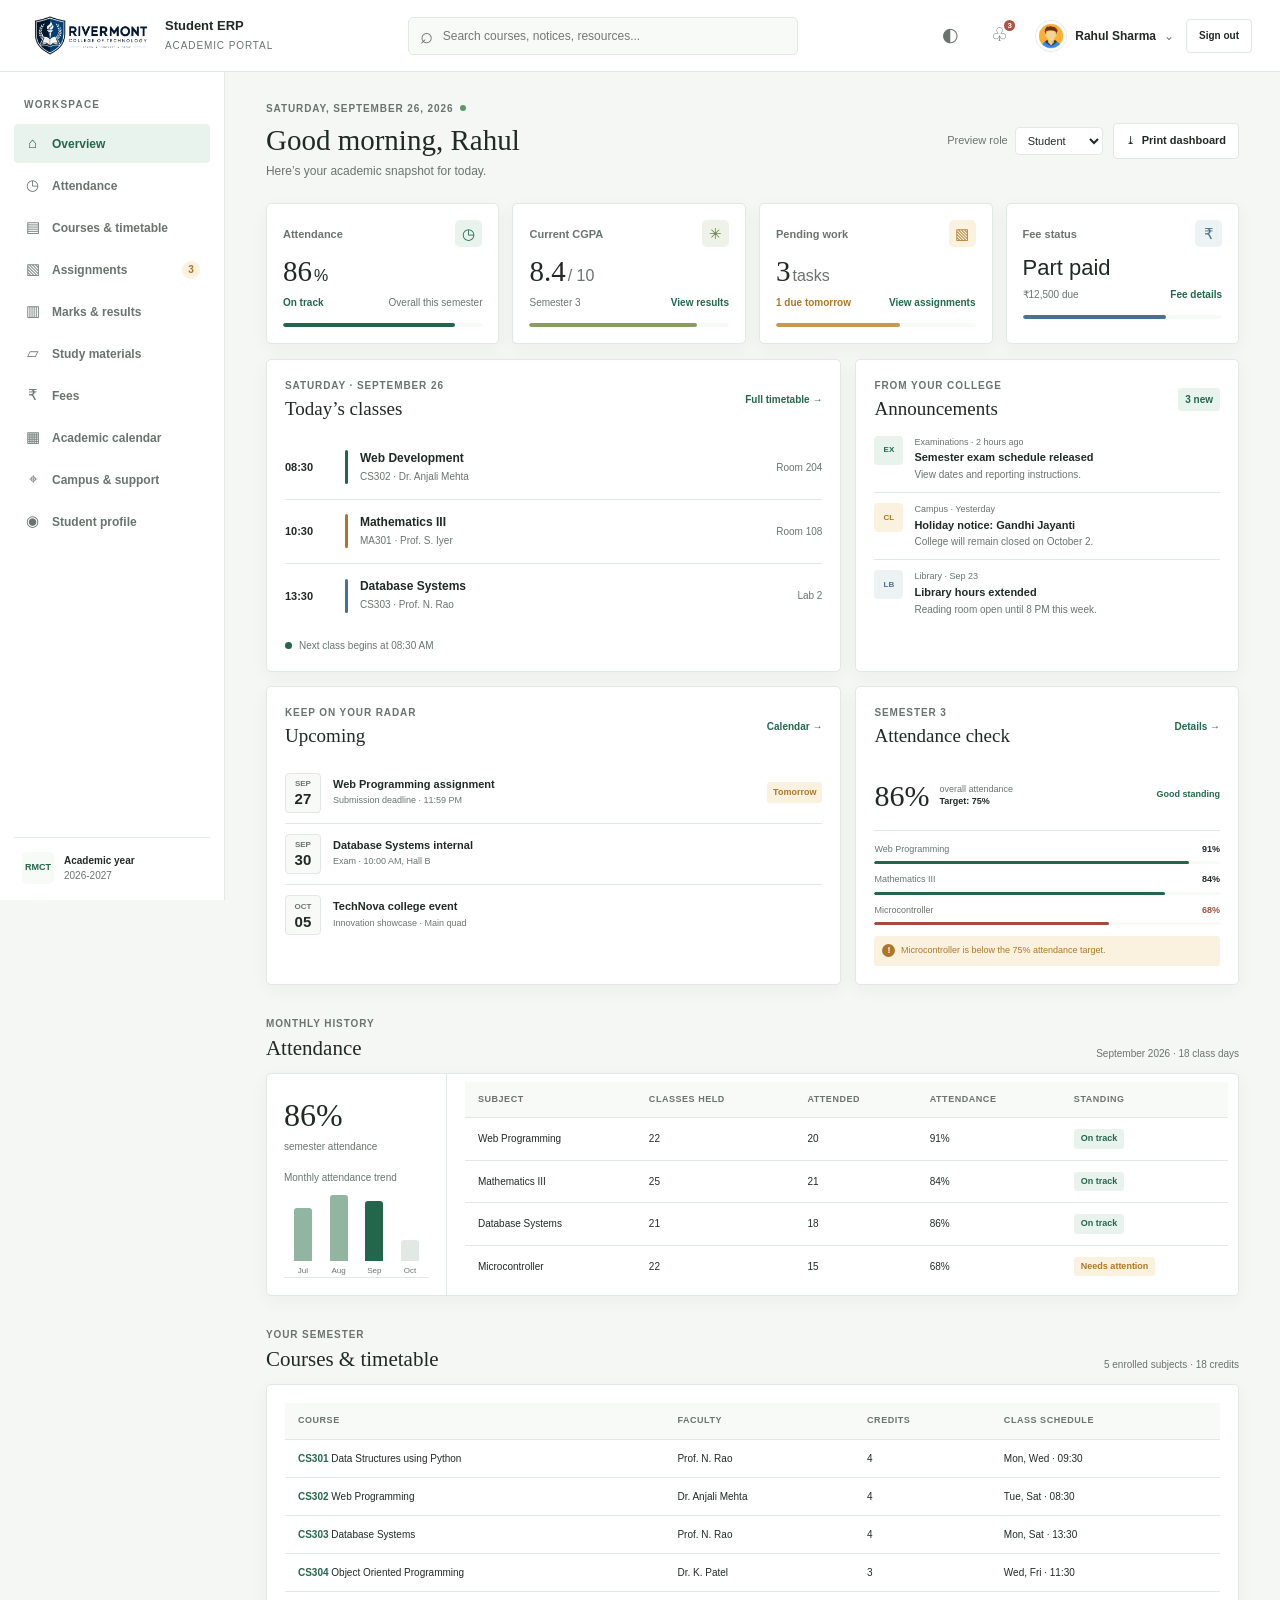
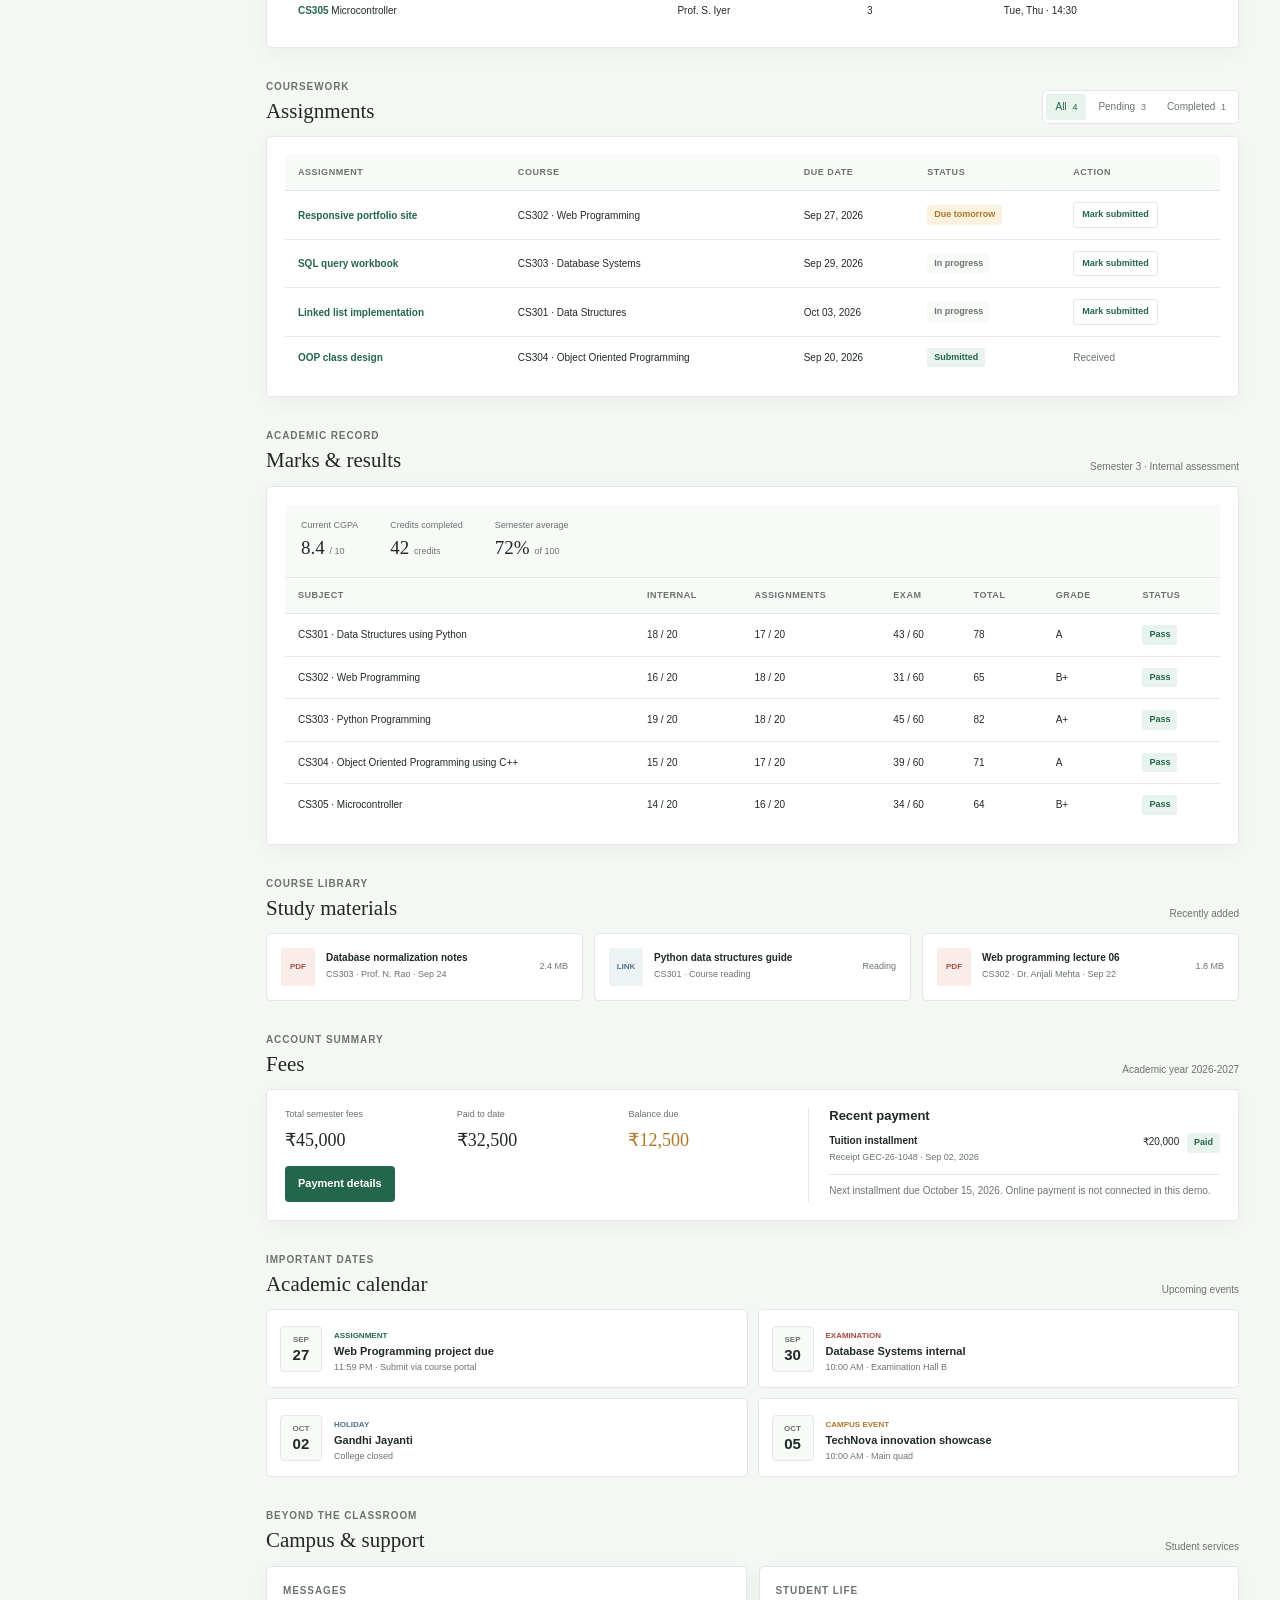
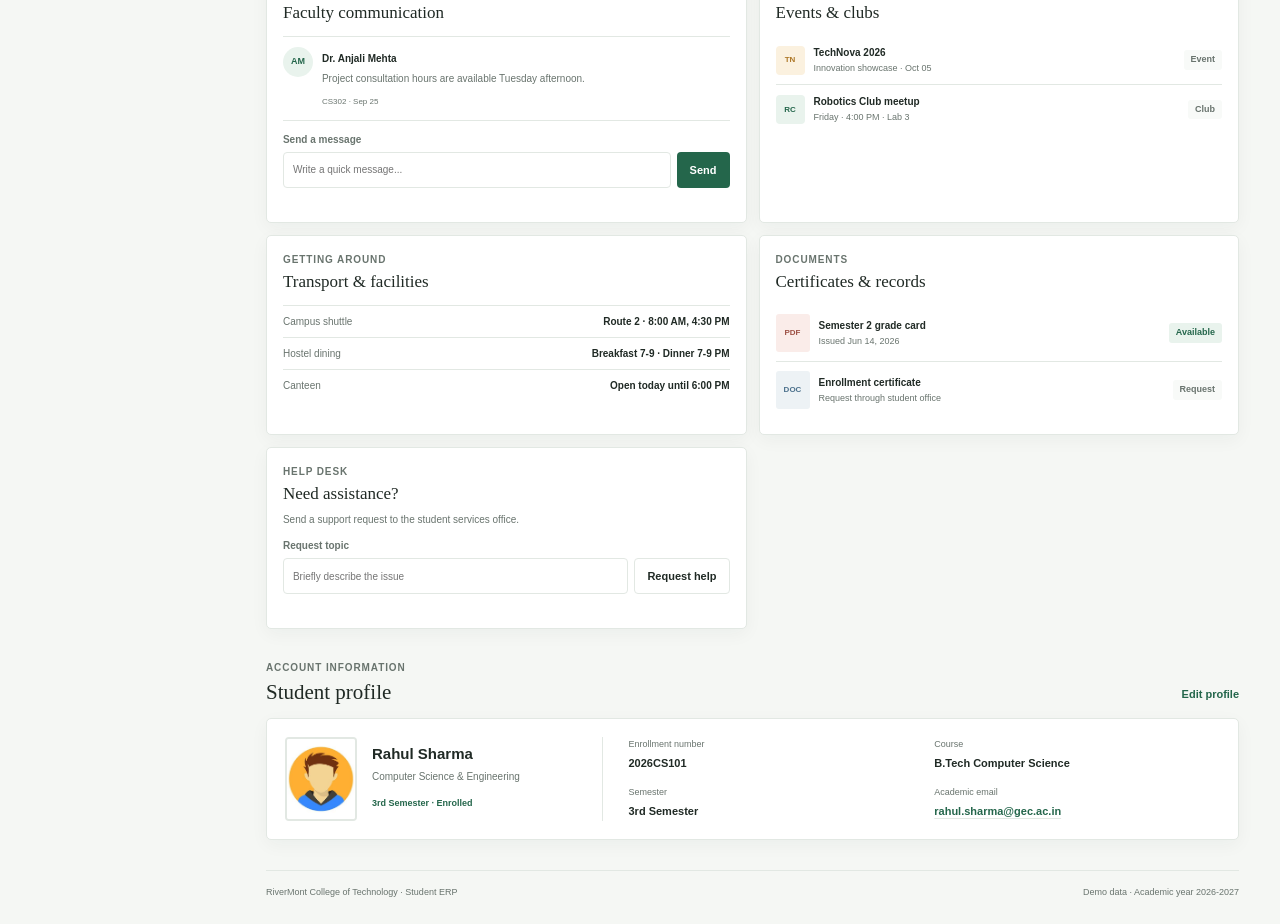
<file: index.html>
<!DOCTYPE html>
<html lang="en">
<head>
    <meta charset="UTF-8">
    <meta name="viewport" content="width=device-width, initial-scale=1.0">
    <meta name="theme-color" content="#f4f6f2">
    <title>Student ERP | RiverMont College of Technology</title>
    <link rel="stylesheet" href="college-portal.css">
    <script src="college-portal.js" defer></script>
</head>
<body>
    <a class="skip-link" href="#main-content">Skip to content</a>
    <header class="topbar">
        <a class="brand" href="#overview" aria-label="RiverMont College of Technology ERP home">
            <span class="brand-mark" aria-hidden="true"><img class="brand-logo" src="Images/ChatGPT%20Image%20Sep%2026,%202026,%2003_16_03%20PM.png" alt=""></span>
            <span class="brand-copy"><strong class="brand-name">Student ERP</strong><span class="brand-subtitle">Academic Portal</span></span>
        </a>
        <form class="global-search" role="search" autocomplete="off">
            <label class="visually-hidden" for="global-search">Search the portal</label>
            <span aria-hidden="true">⌕</span>
            <input id="global-search" type="search" placeholder="Search courses, notices, resources...">
            <div class="search-results" id="search-results" role="listbox" aria-label="Search results" hidden></div>
        </form>
        <div class="top-actions">
            <button class="icon-button" id="theme-toggle" type="button" aria-label="Switch to dark theme" title="Toggle color theme"><span aria-hidden="true">◐</span></button>
            <div class="notification-wrap">
                <button class="icon-button notification-button" id="notification-toggle" type="button" aria-expanded="false" aria-controls="notification-panel" aria-label="Notifications, 3 unread"><span aria-hidden="true">♧</span><span class="notification-count">3</span></button>
                <section class="notification-panel" id="notification-panel" aria-labelledby="notification-heading" hidden>
                    <div class="popover-heading"><h2 id="notification-heading">Notifications</h2><button class="text-button" id="mark-read" type="button">Mark all read</button></div>
                    <ul class="notification-list" id="notification-list">
                        <li><span class="notification-dot"></span><div><strong>Assignment due soon</strong><p>Web Programming project · Tomorrow</p></div></li>
                        <li><span class="notification-dot"></span><div><strong>Attendance update</strong><p>Microcontroller is below 75%</p></div></li>
                        <li><span class="notification-dot"></span><div><strong>Exam schedule published</strong><p>Check the academic calendar</p></div></li>
                    </ul>
                </section>
            </div>
            <button class="user-chip" id="profile-open" type="button" aria-label="Edit Rahul Sharma profile"><img src="Images/man-avatar-free-vector.jpg" alt="" width="34" height="34"><span>Rahul Sharma</span><span class="user-chevron" aria-hidden="true">⌄</span></button>
            <a class="button button-outline signout-link" href="login.html">Sign out</a>
            <button class="menu-toggle" type="button" aria-expanded="false" aria-controls="side-nav" aria-label="Open navigation"><span></span><span></span><span></span></button>
        </div>
    </header>

    <div class="app-layout">
        <aside class="sidebar" id="side-nav">
            <p class="sidebar-label">Workspace</p>
            <nav class="side-links" aria-label="Dashboard sections">
                <a class="side-link is-active" href="index.html"><span aria-hidden="true">⌂</span>Overview</a>
                <a class="side-link" href="attendance.html"><span aria-hidden="true">◷</span>Attendance</a>
                <a class="side-link" href="courses.html"><span aria-hidden="true">▤</span>Courses &amp; timetable</a>
                <a class="side-link" href="assignments.html"><span aria-hidden="true">▧</span>Assignments <span class="side-count">3</span></a>
                <a class="side-link" href="results.html"><span aria-hidden="true">▥</span>Marks &amp; results</a>
                <a class="side-link" href="materials.html"><span aria-hidden="true">▱</span>Study materials</a>
                <a class="side-link" href="fees.html"><span aria-hidden="true">₹</span>Fees</a>
                <a class="side-link" href="academic-calendar.html"><span aria-hidden="true">▦</span>Academic calendar</a>
                <a class="side-link" href="campus-support.html"><span aria-hidden="true">⌖</span>Campus &amp; support</a>
                <a class="side-link" href="profile.html"><span aria-hidden="true">◉</span>Student profile</a>
            </nav>
            <div class="sidebar-bottom"><span class="college-monogram">RMCT</span><div><strong>Academic year</strong><span>2026-2027</span></div></div>
        </aside>

        <main class="main-content" id="main-content">
            <section class="welcome-row" id="overview" aria-labelledby="welcome-title">
                <div><p class="eyebrow">Saturday, September 26, 2026 <span class="live-dot" aria-hidden="true"></span></p><h1 id="welcome-title">Good morning, Rahul</h1><p class="page-intro">Here’s your academic snapshot for today.</p></div>
                <div class="welcome-actions">
                    <label class="role-preview">Preview role
                        <select id="role-select" aria-label="Preview dashboard role">
                            <option value="student">Student</option>
                            <option value="faculty">Faculty</option>
                            <option value="admin">Admin</option>
                        </select>
                    </label>
                    <button class="button button-outline" id="print-page" type="button"><span aria-hidden="true">⤓</span> Print dashboard</button>
                </div>
            </section>

            <section class="role-view" id="faculty-view" aria-live="polite" hidden>
                <div class="role-banner"><div><p class="eyebrow">Faculty preview</p><h2>Teaching workspace</h2><p>Sample tools for attendance, coursework and student progress.</p></div><span class="role-tag">Demo role</span></div>
                <div class="role-tools"><article><span class="tool-number">01</span><h3>Take attendance</h3><p>CS302 · Web Programming<br>Today, 10:30 AM</p><a href="#courses">Open class list <span aria-hidden="true">→</span></a></article><article><span class="tool-number">02</span><h3>Marks entry</h3><p>One assessment awaiting marks entry.</p><a href="#results">Review assessments <span aria-hidden="true">→</span></a></article><article><span class="tool-number">03</span><h3>Student progress</h3><p>Review attendance and submitted work.</p><a href="#attendance">View class summary <span aria-hidden="true">→</span></a></article></div>
            </section>
            <section class="role-view" id="admin-view" aria-live="polite" hidden>
                <div class="role-banner"><div><p class="eyebrow">Admin preview</p><h2>College operations</h2><p>Sample overview of records, fees and academic reporting.</p></div><span class="role-tag">Demo role</span></div>
                <div class="role-tools"><article><span class="tool-number">01</span><h3>Student records</h3><p>Enrollment and course information.</p><a href="#profile">Open student record <span aria-hidden="true">→</span></a></article><article><span class="tool-number">02</span><h3>Fee overview</h3><p>Fee status and due-date tracking.</p><a href="#fees">Review fee status <span aria-hidden="true">→</span></a></article><article><span class="tool-number">03</span><h3>Academic reports</h3><p>Attendance and result snapshots.</p><a href="#results">View reports <span aria-hidden="true">→</span></a></article></div>
            </section>

            <section class="metric-grid" aria-label="Academic summary">
                <article class="metric-card metric-attendance"><div class="metric-top"><span>Attendance</span><span class="metric-icon" aria-hidden="true">◷</span></div><strong>86<span>%</span></strong><div class="metric-foot"><span class="trend-up">On track</span><span>Overall this semester</span></div><div class="metric-track"><span style="width: 86%"></span></div></article>
                <article class="metric-card metric-cgpa"><div class="metric-top"><span>Current CGPA</span><span class="metric-icon" aria-hidden="true">✳</span></div><strong>8.4<span class="metric-unit">/ 10</span></strong><div class="metric-foot"><span>Semester 3</span><a href="#results">View results</a></div><div class="metric-track"><span style="width: 84%"></span></div></article>
                <article class="metric-card metric-assignments"><div class="metric-top"><span>Pending work</span><span class="metric-icon" aria-hidden="true">▧</span></div><strong>3<span class="metric-unit">tasks</span></strong><div class="metric-foot"><span class="due-soon">1 due tomorrow</span><a href="#assignments">View assignments</a></div><div class="metric-track"><span style="width: 62%"></span></div></article>
                <article class="metric-card metric-fees"><div class="metric-top"><span>Fee status</span><span class="metric-icon" aria-hidden="true">₹</span></div><strong class="metric-word">Part paid</strong><div class="metric-foot"><span>₹12,500 due</span><a href="#fees">Fee details</a></div><div class="metric-track"><span style="width: 72%"></span></div></article>
            </section>

            <div class="dashboard-grid">
                <section class="surface-panel today-panel" aria-labelledby="today-heading">
                    <div class="panel-heading"><div><p class="eyebrow">Saturday · September 26</p><h2 id="today-heading">Today’s classes</h2></div><a class="quiet-link" href="#courses">Full timetable <span aria-hidden="true">→</span></a></div>
                    <ol class="class-list">
                        <li class="class-item"><time datetime="08:30">08:30</time><span class="class-rail rail-green"></span><div><h3>Web Development</h3><p>CS302 · Dr. Anjali Mehta</p></div><span class="class-room">Room 204</span></li>
                        <li class="class-item"><time datetime="10:30">10:30</time><span class="class-rail rail-gold"></span><div><h3>Mathematics III</h3><p>MA301 · Prof. S. Iyer</p></div><span class="class-room">Room 108</span></li>
                        <li class="class-item"><time datetime="13:30">13:30</time><span class="class-rail rail-blue"></span><div><h3>Database Systems</h3><p>CS303 · Prof. N. Rao</p></div><span class="class-room">Lab 2</span></li>
                    </ol>
                    <div class="class-footnote"><span class="status-dot" aria-hidden="true"></span>Next class begins at 08:30 AM</div>
                </section>

                <section class="surface-panel notice-panel" aria-labelledby="notice-heading">
                    <div class="panel-heading"><div><p class="eyebrow">From your college</p><h2 id="notice-heading">Announcements</h2></div><span class="notice-total">3 new</span></div>
                    <ul class="notice-list">
                        <li><span class="notice-marker marker-green">EX</span><div><span class="notice-meta">Examinations · 2 hours ago</span><h3><a href="#calendar">Semester exam schedule released</a></h3><p>View dates and reporting instructions.</p></div></li>
                        <li><span class="notice-marker marker-gold">CL</span><div><span class="notice-meta">Campus · Yesterday</span><h3><a href="#campus">Holiday notice: Gandhi Jayanti</a></h3><p>College will remain closed on October 2.</p></div></li>
                        <li><span class="notice-marker marker-blue">LB</span><div><span class="notice-meta">Library · Sep 23</span><h3><a href="#resources">Library hours extended</a></h3><p>Reading room open until 8 PM this week.</p></div></li>
                    </ul>
                </section>

                <section class="surface-panel upcoming-panel" aria-labelledby="upcoming-heading">
                    <div class="panel-heading"><div><p class="eyebrow">Keep on your radar</p><h2 id="upcoming-heading">Upcoming</h2></div><a class="quiet-link" href="#calendar">Calendar <span aria-hidden="true">→</span></a></div>
                    <ul class="upcoming-list">
                        <li><time datetime="2026-09-27"><span>SEP</span><strong>27</strong></time><div><h3>Web Programming assignment</h3><p>Submission deadline · 11:59 PM</p></div><span class="deadline-pill">Tomorrow</span></li>
                        <li><time datetime="2026-09-30"><span>SEP</span><strong>30</strong></time><div><h3>Database Systems internal</h3><p>Exam · 10:00 AM, Hall B</p></div></li>
                        <li><time datetime="2026-10-05"><span>OCT</span><strong>05</strong></time><div><h3>TechNova college event</h3><p>Innovation showcase · Main quad</p></div></li>
                    </ul>
                </section>

                <section class="surface-panel attendance-snapshot" aria-labelledby="attendance-snapshot-heading">
                    <div class="panel-heading"><div><p class="eyebrow">Semester 3</p><h2 id="attendance-snapshot-heading">Attendance check</h2></div><a class="quiet-link" href="#attendance">Details <span aria-hidden="true">→</span></a></div>
                    <div class="attendance-summary"><strong>86%</strong><span>overall attendance<br><b>Target: 75%</b></span><span class="attendance-positive">Good standing</span></div>
                    <div class="attendance-mini-list"><div><span>Web Programming</span><span>91%</span><span class="mini-track"><i style="width: 91%"></i></span></div><div><span>Mathematics III</span><span>84%</span><span class="mini-track"><i style="width: 84%"></i></span></div><div class="attendance-low"><span>Microcontroller</span><span>68%</span><span class="mini-track"><i style="width: 68%"></i></span></div></div>
                    <p class="warning-note"><span aria-hidden="true">!</span> Microcontroller is below the 75% attendance target.</p>
                </section>
            </div>

            <section class="content-section" id="attendance" aria-labelledby="attendance-heading">
                <div class="section-heading"><div><p class="eyebrow">Monthly history</p><h2 id="attendance-heading">Attendance</h2></div><span class="section-aside">September 2026 · 18 class days</span></div>
                <div class="surface-panel attendance-detail-panel">
                    <div class="attendance-detail-top"><div><strong>86%</strong><span>semester attendance</span></div><p>Monthly attendance trend</p><div class="month-bars" aria-label="Monthly attendance: July 82 percent, August 89 percent, September 86 percent"><span><i style="height: 62%"></i><small>Jul</small></span><span><i style="height: 78%"></i><small>Aug</small></span><span class="bar-current"><i style="height: 70%"></i><small>Sep</small></span><span class="bar-future"><i style="height: 25%"></i><small>Oct</small></span></div></div>
                    <div class="table-frame"><table class="data-table"><caption class="visually-hidden">Subject-wise attendance for semester 3</caption><thead><tr><th>Subject</th><th>Classes held</th><th>Attended</th><th>Attendance</th><th>Standing</th></tr></thead><tbody><tr><td>Web Programming</td><td>22</td><td>20</td><td>91%</td><td><span class="table-status status-good">On track</span></td></tr><tr><td>Mathematics III</td><td>25</td><td>21</td><td>84%</td><td><span class="table-status status-good">On track</span></td></tr><tr><td>Database Systems</td><td>21</td><td>18</td><td>86%</td><td><span class="table-status status-good">On track</span></td></tr><tr><td>Microcontroller</td><td>22</td><td>15</td><td>68%</td><td><span class="table-status status-warning">Needs attention</span></td></tr></tbody></table></div>
                </div>
            </section>

            <section class="content-section" id="courses" aria-labelledby="courses-heading">
                <div class="section-heading"><div><p class="eyebrow">Your semester</p><h2 id="courses-heading">Courses &amp; timetable</h2></div><span class="section-aside">5 enrolled subjects · 18 credits</span></div>
                <div class="surface-panel">
                    <div class="table-frame"><table class="data-table"><caption class="visually-hidden">Enrolled courses with faculty, credits and weekly schedule</caption><thead><tr><th>Course</th><th>Faculty</th><th>Credits</th><th>Class schedule</th></tr></thead><tbody><tr><td><strong>CS301</strong> Data Structures using Python</td><td>Prof. N. Rao</td><td>4</td><td>Mon, Wed · 09:30</td></tr><tr><td><strong>CS302</strong> Web Programming</td><td>Dr. Anjali Mehta</td><td>4</td><td>Tue, Sat · 08:30</td></tr><tr><td><strong>CS303</strong> Database Systems</td><td>Prof. N. Rao</td><td>4</td><td>Mon, Sat · 13:30</td></tr><tr><td><strong>CS304</strong> Object Oriented Programming</td><td>Dr. K. Patel</td><td>3</td><td>Wed, Fri · 11:30</td></tr><tr><td><strong>CS305</strong> Microcontroller</td><td>Prof. S. Iyer</td><td>3</td><td>Tue, Thu · 14:30</td></tr></tbody></table></div>
                </div>
            </section>

            <section class="content-section" id="assignments" aria-labelledby="assignments-heading">
                <div class="section-heading"><div><p class="eyebrow">Coursework</p><h2 id="assignments-heading">Assignments</h2></div><div class="filter-tabs" role="group" aria-label="Filter assignments"><button class="filter-tab is-selected" type="button" data-assignment-filter="all" aria-pressed="true">All <span>4</span></button><button class="filter-tab" type="button" data-assignment-filter="pending" aria-pressed="false">Pending <span>3</span></button><button class="filter-tab" type="button" data-assignment-filter="completed" aria-pressed="false">Completed <span>1</span></button></div></div>
                <div class="surface-panel"><div class="table-frame"><table class="data-table assignment-table"><caption class="visually-hidden">Assignments and submission status</caption><thead><tr><th>Assignment</th><th>Course</th><th>Due date</th><th>Status</th><th>Action</th></tr></thead><tbody>
                    <tr data-assignment data-status="pending"><td><strong>Responsive portfolio site</strong></td><td>CS302 · Web Programming</td><td>Sep 27, 2026</td><td><span class="table-status status-warning">Due tomorrow</span></td><td><button class="small-action submit-assignment" type="button">Mark submitted</button></td></tr>
                    <tr data-assignment data-status="pending"><td><strong>SQL query workbook</strong></td><td>CS303 · Database Systems</td><td>Sep 29, 2026</td><td><span class="table-status status-neutral">In progress</span></td><td><button class="small-action submit-assignment" type="button">Mark submitted</button></td></tr>
                    <tr data-assignment data-status="pending"><td><strong>Linked list implementation</strong></td><td>CS301 · Data Structures</td><td>Oct 03, 2026</td><td><span class="table-status status-neutral">In progress</span></td><td><button class="small-action submit-assignment" type="button">Mark submitted</button></td></tr>
                    <tr data-assignment data-status="completed"><td><strong>OOP class design</strong></td><td>CS304 · Object Oriented Programming</td><td>Sep 20, 2026</td><td><span class="table-status status-good">Submitted</span></td><td><span class="muted-copy">Received</span></td></tr>
                </tbody></table></div></div>
            </section>

            <section class="content-section" id="results" aria-labelledby="results-heading">
                <div class="section-heading"><div><p class="eyebrow">Academic record</p><h2 id="results-heading">Marks &amp; results</h2></div><span class="section-aside">Semester 3 · Internal assessment</span></div>
                <div class="surface-panel"><div class="result-summary"><div><span>Current CGPA</span><strong>8.4 <small>/ 10</small></strong></div><div><span>Credits completed</span><strong>42 <small>credits</small></strong></div><div><span>Semester average</span><strong>72% <small>of 100</small></strong></div></div><div class="table-frame"><table class="data-table"><caption class="visually-hidden">Internal, assignment and exam marks with grades</caption><thead><tr><th>Subject</th><th>Internal</th><th>Assignments</th><th>Exam</th><th>Total</th><th>Grade</th><th>Status</th></tr></thead><tbody><tr><td>CS301 · Data Structures using Python</td><td>18 / 20</td><td>17 / 20</td><td>43 / 60</td><td>78</td><td>A</td><td><span class="table-status status-good">Pass</span></td></tr><tr><td>CS302 · Web Programming</td><td>16 / 20</td><td>18 / 20</td><td>31 / 60</td><td>65</td><td>B+</td><td><span class="table-status status-good">Pass</span></td></tr><tr><td>CS303 · Python Programming</td><td>19 / 20</td><td>18 / 20</td><td>45 / 60</td><td>82</td><td>A+</td><td><span class="table-status status-good">Pass</span></td></tr><tr><td>CS304 · Object Oriented Programming using C++</td><td>15 / 20</td><td>17 / 20</td><td>39 / 60</td><td>71</td><td>A</td><td><span class="table-status status-good">Pass</span></td></tr><tr><td>CS305 · Microcontroller</td><td>14 / 20</td><td>16 / 20</td><td>34 / 60</td><td>64</td><td>B+</td><td><span class="table-status status-good">Pass</span></td></tr></tbody></table></div></div>
            </section>

            <section class="content-section" id="resources" aria-labelledby="resources-heading">
                <div class="section-heading"><div><p class="eyebrow">Course library</p><h2 id="resources-heading">Study materials</h2></div><span class="section-aside">Recently added</span></div>
                <div class="resource-grid"><article class="resource-item"><span class="file-type file-pdf">PDF</span><div><h3>Database normalization notes</h3><p>CS303 · Prof. N. Rao · Sep 24</p></div><span class="resource-meta">2.4 MB</span></article><article class="resource-item"><span class="file-type file-link">LINK</span><div><h3>Python data structures guide</h3><p>CS301 · Course reading</p></div><span class="resource-meta">Reading</span></article><article class="resource-item"><span class="file-type file-pdf">PDF</span><div><h3>Web programming lecture 06</h3><p>CS302 · Dr. Anjali Mehta · Sep 22</p></div><span class="resource-meta">1.8 MB</span></article></div>
            </section>

            <section class="content-section" id="fees" aria-labelledby="fees-heading">
                <div class="section-heading"><div><p class="eyebrow">Account summary</p><h2 id="fees-heading">Fees</h2></div><span class="section-aside">Academic year 2026-2027</span></div>
                <div class="surface-panel fee-panel"><div class="fee-overview"><div><span>Total semester fees</span><strong>₹45,000</strong></div><div><span>Paid to date</span><strong>₹32,500</strong></div><div><span>Balance due</span><strong class="fee-due">₹12,500</strong></div><button class="button button-primary" id="payment-details" type="button">Payment details</button></div><div class="fee-history"><h3>Recent payment</h3><div><span><strong>Tuition installment</strong><small>Receipt GEC-26-1048 · Sep 02, 2026</small></span><span>₹20,000 <b class="table-status status-good">Paid</b></span></div><p class="muted-copy">Next installment due October 15, 2026. Online payment is not connected in this demo.</p></div></div>
            </section>

            <section class="content-section" id="calendar" aria-labelledby="calendar-heading">
                <div class="section-heading"><div><p class="eyebrow">Important dates</p><h2 id="calendar-heading">Academic calendar</h2></div><span class="section-aside">Upcoming events</span></div>
                <div class="calendar-grid"><article><time datetime="2026-09-27"><span>SEP</span><strong>27</strong></time><div><span class="event-kind kind-academic">Assignment</span><h3>Web Programming project due</h3><p>11:59 PM · Submit via course portal</p></div></article><article><time datetime="2026-09-30"><span>SEP</span><strong>30</strong></time><div><span class="event-kind kind-exam">Examination</span><h3>Database Systems internal</h3><p>10:00 AM · Examination Hall B</p></div></article><article><time datetime="2026-10-02"><span>OCT</span><strong>02</strong></time><div><span class="event-kind kind-holiday">Holiday</span><h3>Gandhi Jayanti</h3><p>College closed</p></div></article><article><time datetime="2026-10-05"><span>OCT</span><strong>05</strong></time><div><span class="event-kind kind-event">Campus event</span><h3>TechNova innovation showcase</h3><p>10:00 AM · Main quad</p></div></article></div>
            </section>

            <section class="content-section" id="campus" aria-labelledby="campus-heading">
                <div class="section-heading"><div><p class="eyebrow">Beyond the classroom</p><h2 id="campus-heading">Campus &amp; support</h2></div><span class="section-aside">Student services</span></div>
                <div class="campus-grid">
                    <article class="surface-panel campus-panel"><p class="eyebrow">Messages</p><h3>Faculty communication</h3><div class="message-preview"><span class="faculty-avatar">AM</span><div><strong>Dr. Anjali Mehta</strong><p>Project consultation hours are available Tuesday afternoon.</p><small>CS302 · Sep 25</small></div></div><form id="message-form" class="compact-form"><label for="message-text">Send a message</label><div><input id="message-text" name="message" type="text" maxlength="180" placeholder="Write a quick message..." required><button class="button button-primary" type="submit">Send</button></div><p class="form-feedback" id="message-feedback" aria-live="polite"></p></form></article>
                    <article class="surface-panel campus-panel"><p class="eyebrow">Student life</p><h3>Events &amp; clubs</h3><ul class="simple-list"><li><span class="list-marker marker-gold">TN</span><span><strong>TechNova 2026</strong><small>Innovation showcase · Oct 05</small></span><span class="table-status status-neutral">Event</span></li><li><span class="list-marker marker-green">RC</span><span><strong>Robotics Club meetup</strong><small>Friday · 4:00 PM · Lab 3</small></span><span class="table-status status-neutral">Club</span></li></ul></article>
                    <article class="surface-panel campus-panel"><p class="eyebrow">Getting around</p><h3>Transport &amp; facilities</h3><div class="service-row"><span>Campus shuttle</span><strong>Route 2 · 8:00 AM, 4:30 PM</strong></div><div class="service-row"><span>Hostel dining</span><strong>Breakfast 7-9 · Dinner 7-9 PM</strong></div><div class="service-row"><span>Canteen</span><strong>Open today until 6:00 PM</strong></div></article>
                    <article class="surface-panel campus-panel"><p class="eyebrow">Documents</p><h3>Certificates &amp; records</h3><ul class="document-list"><li><span class="file-type file-pdf">PDF</span><span><strong>Semester 2 grade card</strong><small>Issued Jun 14, 2026</small></span><span class="table-status status-good">Available</span></li><li><span class="file-type file-doc">DOC</span><span><strong>Enrollment certificate</strong><small>Request through student office</small></span><span class="table-status status-neutral">Request</span></li></ul></article>
                    <article class="surface-panel campus-panel help-panel"><p class="eyebrow">Help desk</p><h3>Need assistance?</h3><p>Send a support request to the student services office.</p><form id="support-form" class="compact-form"><label for="support-topic">Request topic</label><div><input id="support-topic" name="topic" type="text" maxlength="100" placeholder="Briefly describe the issue" required><button class="button button-outline" type="submit">Request help</button></div><p class="form-feedback" id="support-feedback" aria-live="polite"></p></form></article>
                </div>
            </section>

            <section class="content-section profile-record" id="profile" aria-labelledby="profile-heading">
                <div class="section-heading"><div><p class="eyebrow">Account information</p><h2 id="profile-heading">Student profile</h2></div><button class="text-button" id="profile-edit" type="button">Edit profile</button></div>
                <div class="surface-panel profile-panel"><div class="student-identity"><img class="student-photo" src="Images/man-avatar-free-vector.jpg" alt="Portrait of Rahul Sharma" width="160" height="190"><div><h3>Rahul Sharma</h3><p>Computer Science &amp; Engineering</p><span class="student-term">3rd Semester · Enrolled</span></div></div><dl class="profile-details"><div class="detail-item"><dt>Enrollment number</dt><dd>2026CS101</dd></div><div class="detail-item"><dt>Course</dt><dd>B.Tech Computer Science</dd></div><div class="detail-item"><dt>Semester</dt><dd>3rd Semester</dd></div><div class="detail-item"><dt>Academic email</dt><dd><a href="mailto:rahul.sharma@gec.ac.in">rahul.sharma@gec.ac.in</a></dd></div></dl></div>
            </section>
            <footer class="page-footer"><span>RiverMont College of Technology · Student ERP</span><span>Demo data · Academic year 2026-2027</span></footer>
        </main>
    </div>

    <dialog class="app-dialog" id="profile-dialog" aria-labelledby="profile-dialog-title"><form method="dialog" class="dialog-close-form"><button class="icon-button" aria-label="Close profile editor">×</button></form><p class="eyebrow">Account settings</p><h2 id="profile-dialog-title">Edit profile</h2><form id="profile-form" class="dialog-form"><label for="edit-name">Full name</label><input id="edit-name" name="name" value="Rahul Sharma" required><label for="edit-email">Academic email</label><input id="edit-email" name="email" type="email" value="rahul.sharma@gec.ac.in" required><p class="form-feedback" id="profile-feedback" aria-live="polite"></p><button class="button button-primary" type="submit">Save changes</button></form></dialog>
    <dialog class="app-dialog" id="payment-dialog" aria-labelledby="payment-dialog-title"><form method="dialog" class="dialog-close-form"><button class="icon-button" aria-label="Close payment details">×</button></form><p class="eyebrow">Fee account</p><h2 id="payment-dialog-title">Payment details</h2><p>₹12,500 is due by October 15, 2026. Online payment is not connected in this front-end demo. Contact the accounts office to arrange payment.</p><button class="button button-primary dialog-dismiss" type="button">Close</button></dialog>
    <div class="toast" id="toast" role="status" aria-live="polite"></div>
</body>
</html>
</file>
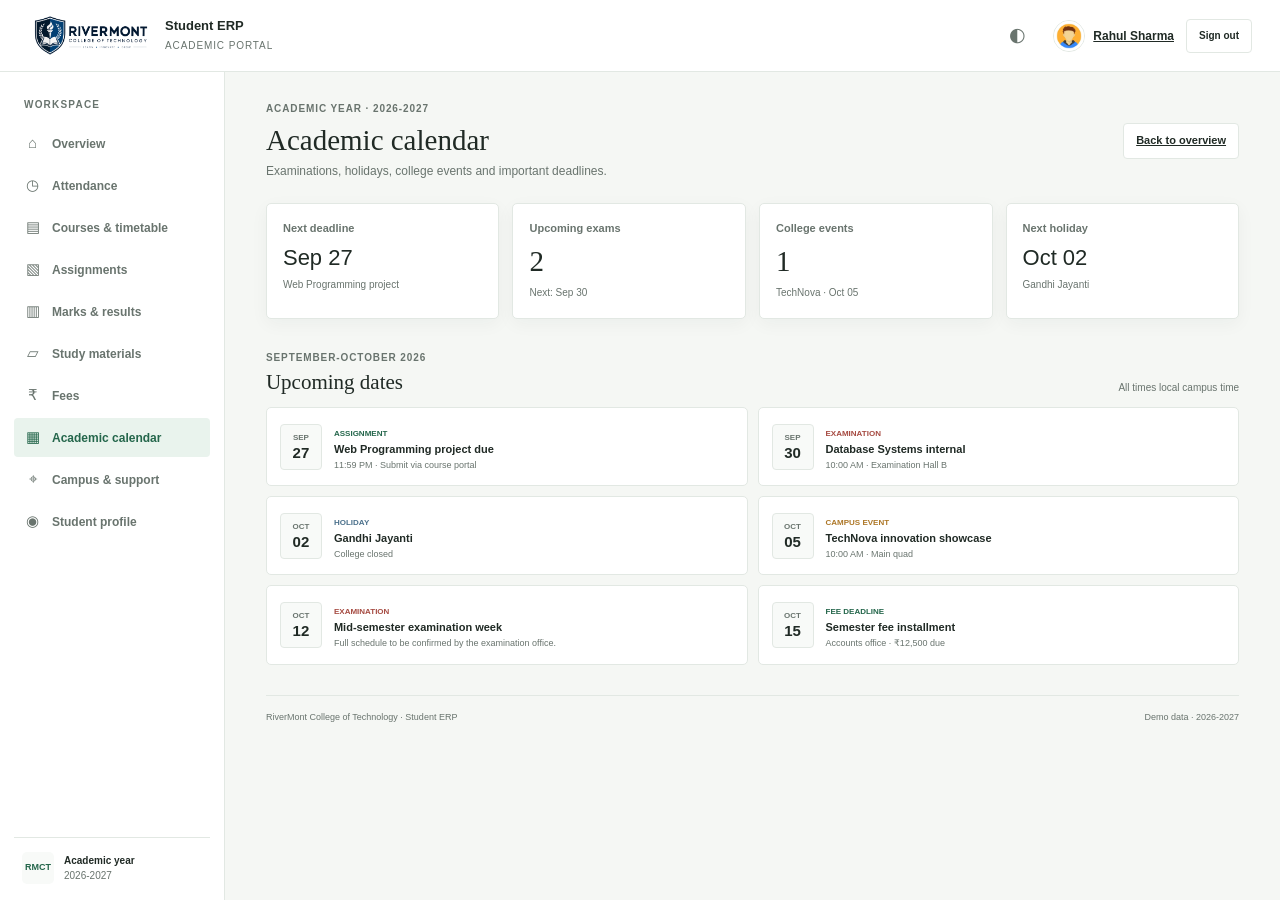
<file: academic-calendar.html>
<!DOCTYPE html>
<html lang="en">
<head>
    <meta charset="UTF-8"><meta name="viewport" content="width=device-width, initial-scale=1.0"><meta name="theme-color" content="#f5f7f4">
    <title>Academic Calendar | Student ERP</title><link rel="stylesheet" href="college-portal.css"><script src="portal-pages.js" defer></script>
</head>
<body>
<a class="skip-link" href="#main-content">Skip to content</a>
<header class="topbar"><a class="brand" href="index.html" aria-label="RiverMont College of Technology ERP home"><span class="brand-mark" aria-hidden="true"><img class="brand-logo" src="Images/ChatGPT%20Image%20Sep%2026,%202026,%2003_16_03%20PM.png" alt=""></span><span class="brand-copy"><strong class="brand-name">Student ERP</strong><span class="brand-subtitle">Academic Portal</span></span></a><div class="top-actions"><button class="icon-button" id="theme-toggle" type="button" aria-label="Switch to dark theme">◐</button><a class="user-chip" href="profile.html"><img src="Images/man-avatar-free-vector.jpg" alt="" width="34" height="34"><span>Rahul Sharma</span></a><a class="button button-outline signout-link" href="login.html">Sign out</a><button class="menu-toggle" type="button" aria-expanded="false" aria-controls="side-nav" aria-label="Open navigation"><span></span><span></span><span></span></button></div></header>
<div class="app-layout"><aside class="sidebar" id="side-nav"><p class="sidebar-label">Workspace</p><nav class="side-links" aria-label="Dashboard sections"><a class="side-link" href="index.html"><span>⌂</span>Overview</a><a class="side-link" href="attendance.html"><span>◷</span>Attendance</a><a class="side-link" href="courses.html"><span>▤</span>Courses &amp; timetable</a><a class="side-link" href="assignments.html"><span>▧</span>Assignments</a><a class="side-link" href="results.html"><span>▥</span>Marks &amp; results</a><a class="side-link" href="materials.html"><span>▱</span>Study materials</a><a class="side-link" href="fees.html"><span>₹</span>Fees</a><a class="side-link is-active" href="academic-calendar.html" aria-current="page"><span>▦</span>Academic calendar</a><a class="side-link" href="campus-support.html"><span>⌖</span>Campus &amp; support</a><a class="side-link" href="profile.html"><span>◉</span>Student profile</a></nav><div class="sidebar-bottom"><span class="college-monogram">RMCT</span><div><strong>Academic year</strong><span>2026-2027</span></div></div></aside>
<main class="main-content" id="main-content"><section class="welcome-row"><div><p class="eyebrow">Academic year · 2026-2027</p><h1>Academic calendar</h1><p class="page-intro">Examinations, holidays, college events and important deadlines.</p></div><a class="button button-outline" href="index.html">Back to overview</a></section>
<section class="metric-grid" aria-label="Calendar summary"><article class="metric-card"><div class="metric-top">Next deadline</div><strong class="metric-word">Sep 27</strong><div class="metric-foot"><span>Web Programming project</span></div></article><article class="metric-card"><div class="metric-top">Upcoming exams</div><strong>2</strong><div class="metric-foot"><span>Next: Sep 30</span></div></article><article class="metric-card"><div class="metric-top">College events</div><strong>1</strong><div class="metric-foot"><span>TechNova · Oct 05</span></div></article><article class="metric-card"><div class="metric-top">Next holiday</div><strong class="metric-word">Oct 02</strong><div class="metric-foot"><span>Gandhi Jayanti</span></div></article></section>
<section class="content-section"><div class="section-heading"><div><p class="eyebrow">September-October 2026</p><h2>Upcoming dates</h2></div><span class="section-aside">All times local campus time</span></div><div class="calendar-grid calendar-list"><article><time datetime="2026-09-27"><span>SEP</span><strong>27</strong></time><div><span class="event-kind kind-academic">Assignment</span><h3>Web Programming project due</h3><p>11:59 PM · Submit via course portal</p></div></article><article><time datetime="2026-09-30"><span>SEP</span><strong>30</strong></time><div><span class="event-kind kind-exam">Examination</span><h3>Database Systems internal</h3><p>10:00 AM · Examination Hall B</p></div></article><article><time datetime="2026-10-02"><span>OCT</span><strong>02</strong></time><div><span class="event-kind kind-holiday">Holiday</span><h3>Gandhi Jayanti</h3><p>College closed</p></div></article><article><time datetime="2026-10-05"><span>OCT</span><strong>05</strong></time><div><span class="event-kind kind-event">Campus event</span><h3>TechNova innovation showcase</h3><p>10:00 AM · Main quad</p></div></article><article><time datetime="2026-10-12"><span>OCT</span><strong>12</strong></time><div><span class="event-kind kind-exam">Examination</span><h3>Mid-semester examination week</h3><p>Full schedule to be confirmed by the examination office.</p></div></article><article><time datetime="2026-10-15"><span>OCT</span><strong>15</strong></time><div><span class="event-kind kind-academic">Fee deadline</span><h3>Semester fee installment</h3><p>Accounts office · ₹12,500 due</p></div></article></div></section>
<footer class="page-footer"><span>RiverMont College of Technology · Student ERP</span><span>Demo data · 2026-2027</span></footer></main></div>
</body>
</html>
</file>
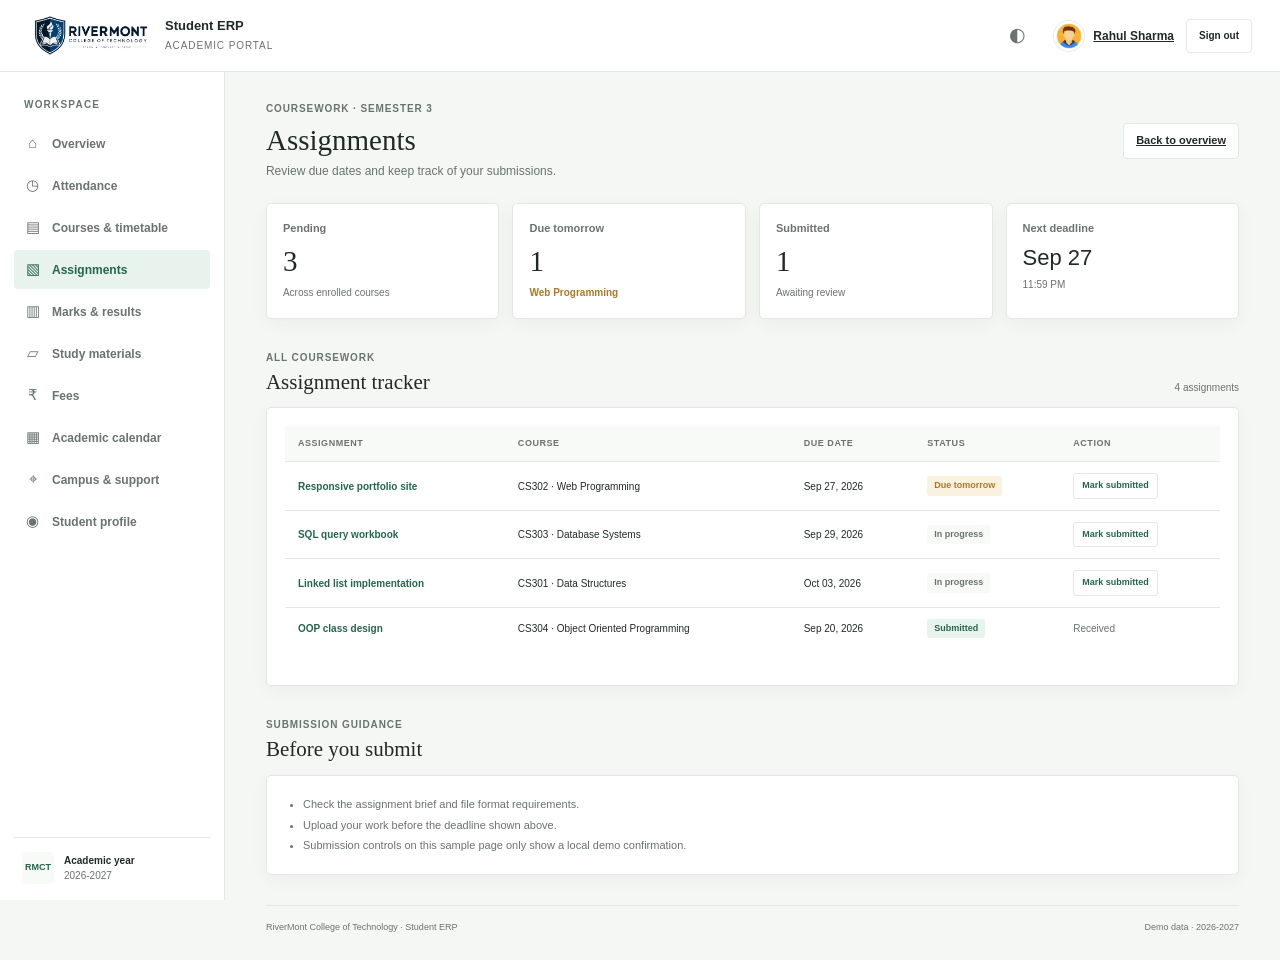
<file: assignments.html>
<!DOCTYPE html>
<html lang="en">
<head>
    <meta charset="UTF-8">
    <meta name="viewport" content="width=device-width, initial-scale=1.0">
    <meta name="theme-color" content="#f5f7f4">
    <title>Assignments | Student ERP</title>
    <link rel="stylesheet" href="college-portal.css">
    <script src="portal-pages.js" defer></script>
</head>
<body>
    <a class="skip-link" href="#main-content">Skip to content</a>
    <header class="topbar"><a class="brand" href="index.html" aria-label="RiverMont College of Technology ERP home"><span class="brand-mark" aria-hidden="true"><img class="brand-logo" src="Images/ChatGPT%20Image%20Sep%2026,%202026,%2003_16_03%20PM.png" alt=""></span><span class="brand-copy"><strong class="brand-name">Student ERP</strong><span class="brand-subtitle">Academic Portal</span></span></a><div class="top-actions"><button class="icon-button" id="theme-toggle" type="button" aria-label="Switch to dark theme">◐</button><a class="user-chip" href="profile.html"><img src="Images/man-avatar-free-vector.jpg" alt="" width="34" height="34"><span>Rahul Sharma</span></a><a class="button button-outline signout-link" href="login.html">Sign out</a><button class="menu-toggle" type="button" aria-expanded="false" aria-controls="side-nav" aria-label="Open navigation"><span></span><span></span><span></span></button></div></header>
    <div class="app-layout"><aside class="sidebar" id="side-nav"><p class="sidebar-label">Workspace</p><nav class="side-links" aria-label="Dashboard sections"><a class="side-link" href="index.html"><span>⌂</span>Overview</a><a class="side-link" href="attendance.html"><span>◷</span>Attendance</a><a class="side-link" href="courses.html"><span>▤</span>Courses &amp; timetable</a><a class="side-link is-active" href="assignments.html" aria-current="page"><span>▧</span>Assignments</a><a class="side-link" href="results.html"><span>▥</span>Marks &amp; results</a><a class="side-link" href="materials.html"><span>▱</span>Study materials</a><a class="side-link" href="fees.html"><span>₹</span>Fees</a><a class="side-link" href="academic-calendar.html"><span>▦</span>Academic calendar</a><a class="side-link" href="campus-support.html"><span>⌖</span>Campus &amp; support</a><a class="side-link" href="profile.html"><span>◉</span>Student profile</a></nav><div class="sidebar-bottom"><span class="college-monogram">RMCT</span><div><strong>Academic year</strong><span>2026-2027</span></div></div></aside>
    <main class="main-content" id="main-content"><section class="welcome-row"><div><p class="eyebrow">Coursework · Semester 3</p><h1>Assignments</h1><p class="page-intro">Review due dates and keep track of your submissions.</p></div><a class="button button-outline" href="index.html">Back to overview</a></section>
        <section class="metric-grid" aria-label="Assignment summary"><article class="metric-card"><div class="metric-top">Pending</div><strong>3</strong><div class="metric-foot"><span>Across enrolled courses</span></div></article><article class="metric-card"><div class="metric-top">Due tomorrow</div><strong>1</strong><div class="metric-foot"><span class="due-soon">Web Programming</span></div></article><article class="metric-card"><div class="metric-top">Submitted</div><strong>1</strong><div class="metric-foot"><span>Awaiting review</span></div></article><article class="metric-card"><div class="metric-top">Next deadline</div><strong class="metric-word">Sep 27</strong><div class="metric-foot"><span>11:59 PM</span></div></article></section>
        <section class="content-section"><div class="section-heading"><div><p class="eyebrow">All coursework</p><h2>Assignment tracker</h2></div><span class="section-aside">4 assignments</span></div><div class="surface-panel"><div class="table-frame"><table class="data-table"><caption class="visually-hidden">Assignments, due dates and submission status</caption><thead><tr><th>Assignment</th><th>Course</th><th>Due date</th><th>Status</th><th>Action</th></tr></thead><tbody><tr><td><strong>Responsive portfolio site</strong></td><td>CS302 · Web Programming</td><td>Sep 27, 2026</td><td><span class="table-status status-warning">Due tomorrow</span></td><td><button class="small-action" type="button" data-demo-action data-feedback="#assignment-feedback" data-success="Marked as submitted in this demo.">Mark submitted</button></td></tr><tr><td><strong>SQL query workbook</strong></td><td>CS303 · Database Systems</td><td>Sep 29, 2026</td><td><span class="table-status status-neutral">In progress</span></td><td><button class="small-action" type="button" data-demo-action data-feedback="#assignment-feedback" data-success="Marked as submitted in this demo.">Mark submitted</button></td></tr><tr><td><strong>Linked list implementation</strong></td><td>CS301 · Data Structures</td><td>Oct 03, 2026</td><td><span class="table-status status-neutral">In progress</span></td><td><button class="small-action" type="button" data-demo-action data-feedback="#assignment-feedback" data-success="Marked as submitted in this demo.">Mark submitted</button></td></tr><tr><td><strong>OOP class design</strong></td><td>CS304 · Object Oriented Programming</td><td>Sep 20, 2026</td><td><span class="table-status status-good">Submitted</span></td><td><span class="muted-copy">Received</span></td></tr></tbody></table></div><p class="form-feedback" id="assignment-feedback" aria-live="polite"></p></div></section>
        <section class="content-section"><div class="section-heading"><div><p class="eyebrow">Submission guidance</p><h2>Before you submit</h2></div></div><div class="surface-panel"><ul class="plain-list"><li>Check the assignment brief and file format requirements.</li><li>Upload your work before the deadline shown above.</li><li>Submission controls on this sample page only show a local demo confirmation.</li></ul></div></section>
        <footer class="page-footer"><span>RiverMont College of Technology · Student ERP</span><span>Demo data · 2026-2027</span></footer></main></div>
</body>
</html>
</file>
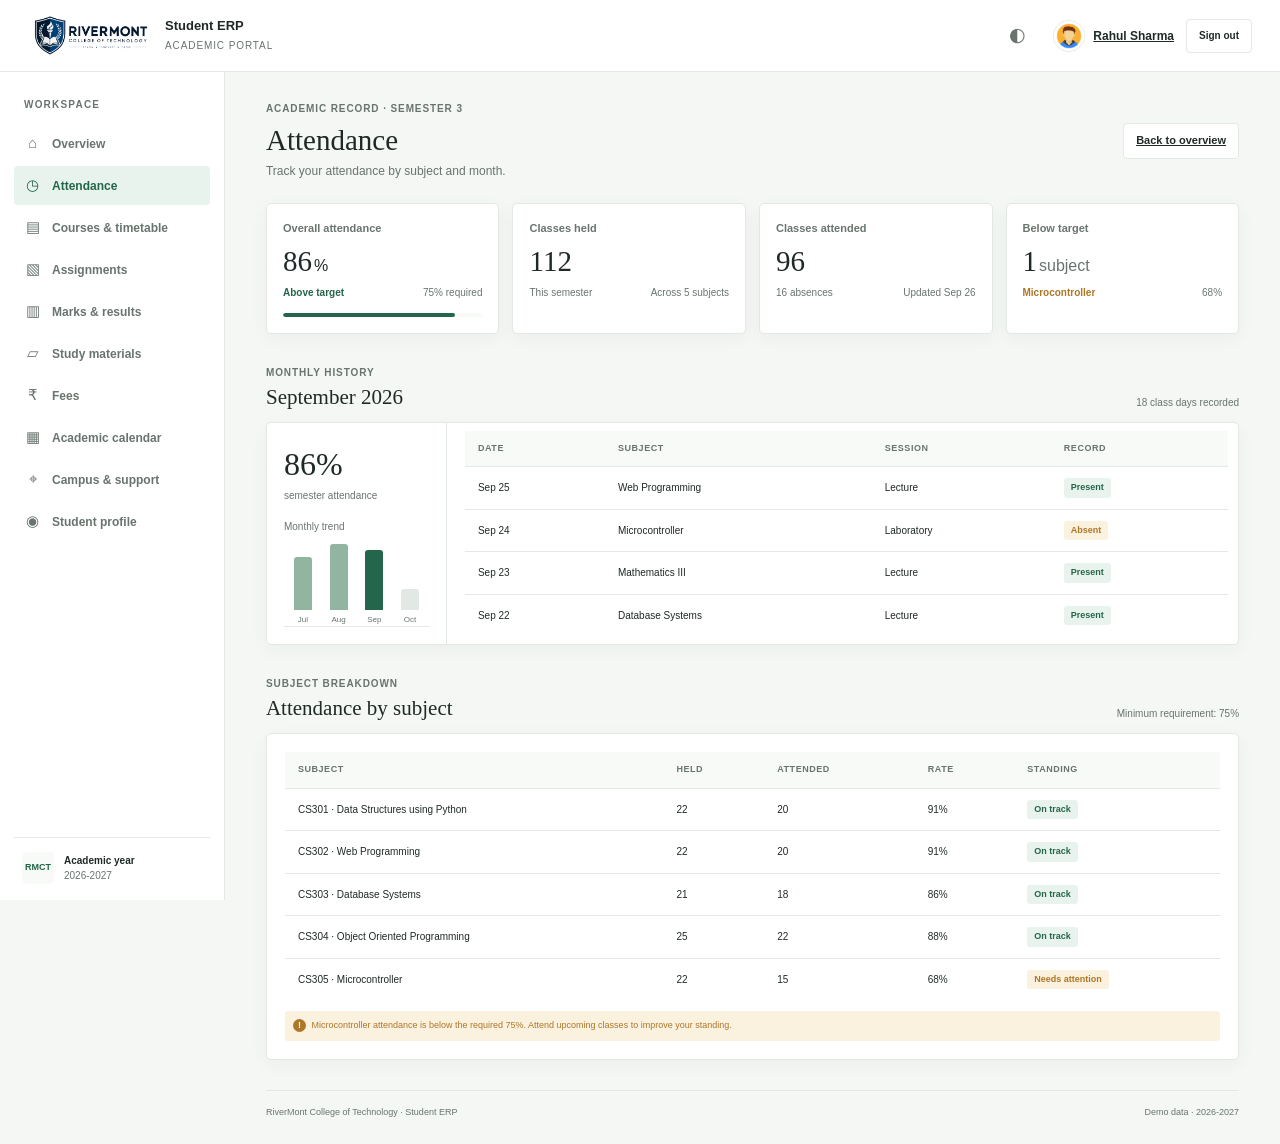
<file: attendance.html>
<!DOCTYPE html>
<html lang="en">
<head>
    <meta charset="UTF-8">
    <meta name="viewport" content="width=device-width, initial-scale=1.0">
    <meta name="theme-color" content="#f5f7f4">
    <title>Attendance | Student ERP</title>
    <link rel="stylesheet" href="college-portal.css">
    <script src="portal-pages.js" defer></script>
</head>
<body>
    <a class="skip-link" href="#main-content">Skip to content</a>
    <header class="topbar">
        <a class="brand" href="index.html" aria-label="RiverMont College of Technology ERP home"><span class="brand-mark" aria-hidden="true"><img class="brand-logo" src="Images/ChatGPT%20Image%20Sep%2026,%202026,%2003_16_03%20PM.png" alt=""></span><span class="brand-copy"><strong class="brand-name">Student ERP</strong><span class="brand-subtitle">Academic Portal</span></span></a>
        <div class="top-actions"><button class="icon-button" id="theme-toggle" type="button" aria-label="Switch to dark theme" title="Toggle theme">◐</button><a class="user-chip" href="profile.html"><img src="Images/man-avatar-free-vector.jpg" alt="" width="34" height="34"><span>Rahul Sharma</span></a><a class="button button-outline signout-link" href="login.html">Sign out</a><button class="menu-toggle" type="button" aria-expanded="false" aria-controls="side-nav" aria-label="Open navigation"><span></span><span></span><span></span></button></div>
    </header>
    <div class="app-layout">
        <aside class="sidebar" id="side-nav"><p class="sidebar-label">Workspace</p><nav class="side-links" aria-label="Dashboard sections">
            <a class="side-link" href="index.html"><span aria-hidden="true">⌂</span>Overview</a><a class="side-link is-active" href="attendance.html" aria-current="page"><span aria-hidden="true">◷</span>Attendance</a><a class="side-link" href="courses.html"><span aria-hidden="true">▤</span>Courses &amp; timetable</a><a class="side-link" href="assignments.html"><span aria-hidden="true">▧</span>Assignments</a><a class="side-link" href="results.html"><span aria-hidden="true">▥</span>Marks &amp; results</a><a class="side-link" href="materials.html"><span aria-hidden="true">▱</span>Study materials</a><a class="side-link" href="fees.html"><span aria-hidden="true">₹</span>Fees</a><a class="side-link" href="academic-calendar.html"><span aria-hidden="true">▦</span>Academic calendar</a><a class="side-link" href="campus-support.html"><span aria-hidden="true">⌖</span>Campus &amp; support</a><a class="side-link" href="profile.html"><span aria-hidden="true">◉</span>Student profile</a>
        </nav><div class="sidebar-bottom"><span class="college-monogram">RMCT</span><div><strong>Academic year</strong><span>2026-2027</span></div></div></aside>
        <main class="main-content" id="main-content">
            <section class="welcome-row"><div><p class="eyebrow">Academic record · Semester 3</p><h1>Attendance</h1><p class="page-intro">Track your attendance by subject and month.</p></div><a class="button button-outline" href="index.html">Back to overview</a></section>
            <section class="metric-grid" aria-label="Attendance summary"><article class="metric-card"><div class="metric-top">Overall attendance</div><strong>86<span>%</span></strong><div class="metric-foot"><span class="trend-up">Above target</span><span>75% required</span></div><div class="metric-track"><span style="width:86%"></span></div></article><article class="metric-card"><div class="metric-top">Classes held</div><strong>112</strong><div class="metric-foot"><span>This semester</span><span>Across 5 subjects</span></div></article><article class="metric-card"><div class="metric-top">Classes attended</div><strong>96</strong><div class="metric-foot"><span>16 absences</span><span>Updated Sep 26</span></div></article><article class="metric-card"><div class="metric-top">Below target</div><strong>1<span class="metric-unit">subject</span></strong><div class="metric-foot"><span class="due-soon">Microcontroller</span><span>68%</span></div></article></section>
            <section class="content-section"><div class="section-heading"><div><p class="eyebrow">Monthly history</p><h2>September 2026</h2></div><span class="section-aside">18 class days recorded</span></div><div class="surface-panel attendance-detail-panel"><div class="attendance-detail-top"><div><strong>86%</strong><span>semester attendance</span></div><p>Monthly trend</p><div class="month-bars" aria-label="Attendance trend from July through October"><span><i style="height:62%"></i><small>Jul</small></span><span><i style="height:78%"></i><small>Aug</small></span><span class="bar-current"><i style="height:70%"></i><small>Sep</small></span><span class="bar-future"><i style="height:25%"></i><small>Oct</small></span></div></div><div class="table-frame"><table class="data-table"><caption class="visually-hidden">Monthly class attendance history</caption><thead><tr><th>Date</th><th>Subject</th><th>Session</th><th>Record</th></tr></thead><tbody><tr><td>Sep 25</td><td>Web Programming</td><td>Lecture</td><td><span class="table-status status-good">Present</span></td></tr><tr><td>Sep 24</td><td>Microcontroller</td><td>Laboratory</td><td><span class="table-status status-warning">Absent</span></td></tr><tr><td>Sep 23</td><td>Mathematics III</td><td>Lecture</td><td><span class="table-status status-good">Present</span></td></tr><tr><td>Sep 22</td><td>Database Systems</td><td>Lecture</td><td><span class="table-status status-good">Present</span></td></tr></tbody></table></div></div></section>
            <section class="content-section"><div class="section-heading"><div><p class="eyebrow">Subject breakdown</p><h2>Attendance by subject</h2></div><span class="section-aside">Minimum requirement: 75%</span></div><div class="surface-panel"><div class="table-frame"><table class="data-table"><caption class="visually-hidden">Attendance rates by subject</caption><thead><tr><th>Subject</th><th>Held</th><th>Attended</th><th>Rate</th><th>Standing</th></tr></thead><tbody><tr><td>CS301 · Data Structures using Python</td><td>22</td><td>20</td><td>91%</td><td><span class="table-status status-good">On track</span></td></tr><tr><td>CS302 · Web Programming</td><td>22</td><td>20</td><td>91%</td><td><span class="table-status status-good">On track</span></td></tr><tr><td>CS303 · Database Systems</td><td>21</td><td>18</td><td>86%</td><td><span class="table-status status-good">On track</span></td></tr><tr><td>CS304 · Object Oriented Programming</td><td>25</td><td>22</td><td>88%</td><td><span class="table-status status-good">On track</span></td></tr><tr><td>CS305 · Microcontroller</td><td>22</td><td>15</td><td>68%</td><td><span class="table-status status-warning">Needs attention</span></td></tr></tbody></table></div><p class="warning-note"><span>!</span> Microcontroller attendance is below the required 75%. Attend upcoming classes to improve your standing.</p></div></section>
            <footer class="page-footer"><span>RiverMont College of Technology · Student ERP</span><span>Demo data · 2026-2027</span></footer>
        </main>
    </div>
</body>
</html>
</file>
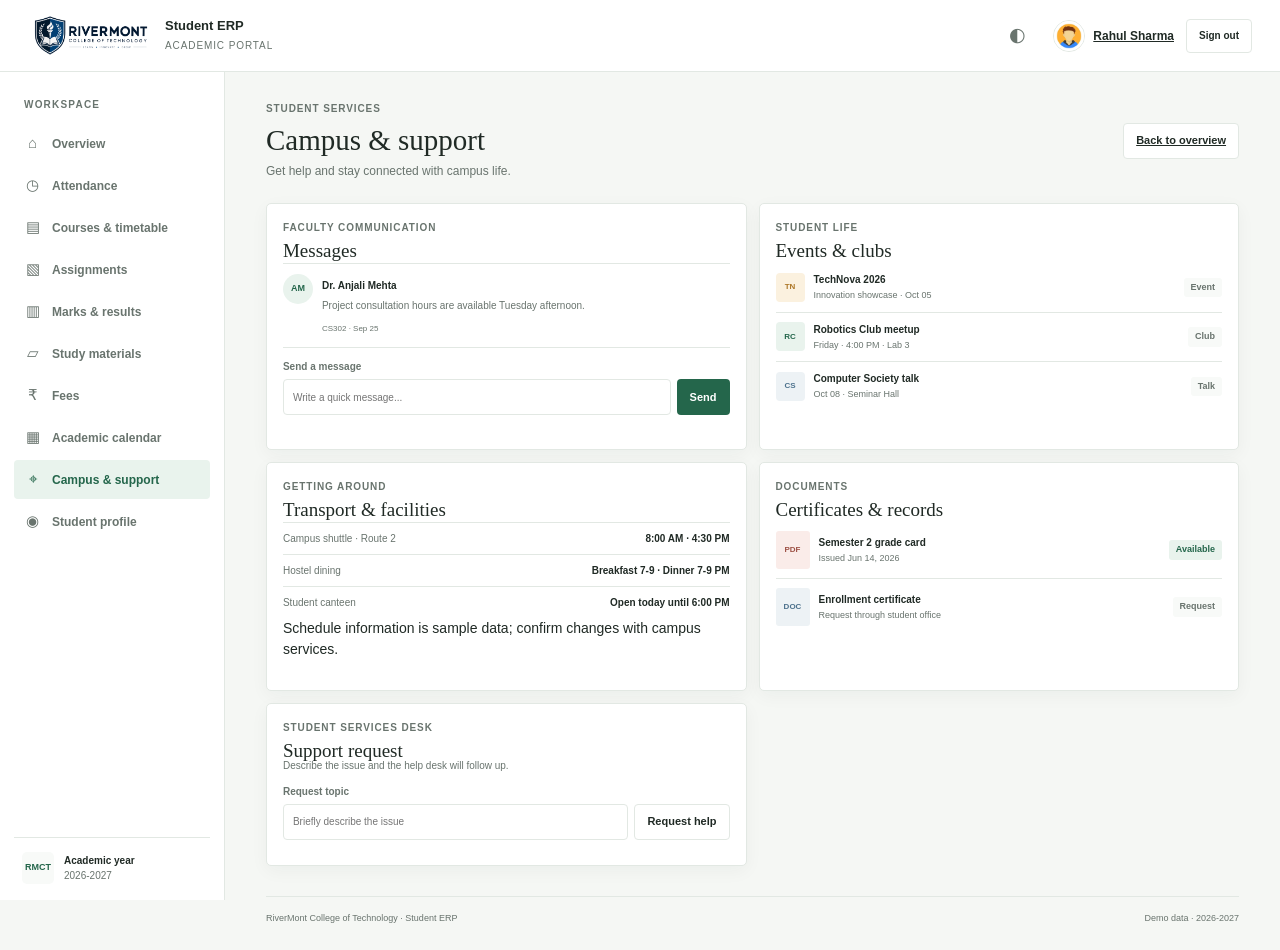
<file: campus-support.html>
<!DOCTYPE html>
<html lang="en">
<head>
    <meta charset="UTF-8"><meta name="viewport" content="width=device-width, initial-scale=1.0"><meta name="theme-color" content="#f5f7f4">
    <title>Campus &amp; Support | Student ERP</title><link rel="stylesheet" href="college-portal.css"><script src="portal-pages.js" defer></script>
</head>
<body>
<a class="skip-link" href="#main-content">Skip to content</a>
<header class="topbar"><a class="brand" href="index.html" aria-label="RiverMont College of Technology ERP home"><span class="brand-mark" aria-hidden="true"><img class="brand-logo" src="Images/ChatGPT%20Image%20Sep%2026,%202026,%2003_16_03%20PM.png" alt=""></span><span class="brand-copy"><strong class="brand-name">Student ERP</strong><span class="brand-subtitle">Academic Portal</span></span></a><div class="top-actions"><button class="icon-button" id="theme-toggle" type="button" aria-label="Switch to dark theme">◐</button><a class="user-chip" href="profile.html"><img src="Images/man-avatar-free-vector.jpg" alt="" width="34" height="34"><span>Rahul Sharma</span></a><a class="button button-outline signout-link" href="login.html">Sign out</a><button class="menu-toggle" type="button" aria-expanded="false" aria-controls="side-nav" aria-label="Open navigation"><span></span><span></span><span></span></button></div></header>
<div class="app-layout"><aside class="sidebar" id="side-nav"><p class="sidebar-label">Workspace</p><nav class="side-links" aria-label="Dashboard sections"><a class="side-link" href="index.html"><span>⌂</span>Overview</a><a class="side-link" href="attendance.html"><span>◷</span>Attendance</a><a class="side-link" href="courses.html"><span>▤</span>Courses &amp; timetable</a><a class="side-link" href="assignments.html"><span>▧</span>Assignments</a><a class="side-link" href="results.html"><span>▥</span>Marks &amp; results</a><a class="side-link" href="materials.html"><span>▱</span>Study materials</a><a class="side-link" href="fees.html"><span>₹</span>Fees</a><a class="side-link" href="academic-calendar.html"><span>▦</span>Academic calendar</a><a class="side-link is-active" href="campus-support.html" aria-current="page"><span>⌖</span>Campus &amp; support</a><a class="side-link" href="profile.html"><span>◉</span>Student profile</a></nav><div class="sidebar-bottom"><span class="college-monogram">RMCT</span><div><strong>Academic year</strong><span>2026-2027</span></div></div></aside>
<main class="main-content" id="main-content"><section class="welcome-row"><div><p class="eyebrow">Student services</p><h1>Campus &amp; support</h1><p class="page-intro">Get help and stay connected with campus life.</p></div><a class="button button-outline" href="index.html">Back to overview</a></section>
<div class="campus-grid">
    <article class="surface-panel campus-panel"><p class="eyebrow">Faculty communication</p><h2>Messages</h2><div class="message-preview"><span class="faculty-avatar">AM</span><div><strong>Dr. Anjali Mehta</strong><p>Project consultation hours are available Tuesday afternoon.</p><small>CS302 · Sep 25</small></div></div><form class="compact-form" data-demo-form data-feedback="#message-feedback" data-success="Your message was saved locally for this demo."><label for="message-text">Send a message</label><div><input id="message-text" name="message" type="text" maxlength="180" placeholder="Write a quick message..." required><button class="button button-primary" type="submit">Send</button></div></form><p class="form-feedback" id="message-feedback" aria-live="polite"></p></article>
    <article class="surface-panel campus-panel"><p class="eyebrow">Student life</p><h2>Events &amp; clubs</h2><ul class="simple-list"><li><span class="list-marker marker-gold">TN</span><span><strong>TechNova 2026</strong><small>Innovation showcase · Oct 05</small></span><span class="table-status status-neutral">Event</span></li><li><span class="list-marker marker-green">RC</span><span><strong>Robotics Club meetup</strong><small>Friday · 4:00 PM · Lab 3</small></span><span class="table-status status-neutral">Club</span></li><li><span class="list-marker marker-blue">CS</span><span><strong>Computer Society talk</strong><small>Oct 08 · Seminar Hall</small></span><span class="table-status status-neutral">Talk</span></li></ul></article>
    <article class="surface-panel campus-panel"><p class="eyebrow">Getting around</p><h2>Transport &amp; facilities</h2><div class="service-row"><span>Campus shuttle · Route 2</span><strong>8:00 AM · 4:30 PM</strong></div><div class="service-row"><span>Hostel dining</span><strong>Breakfast 7-9 · Dinner 7-9 PM</strong></div><div class="service-row"><span>Student canteen</span><strong>Open today until 6:00 PM</strong></div><p class="record-note">Schedule information is sample data; confirm changes with campus services.</p></article>
    <article class="surface-panel campus-panel"><p class="eyebrow">Documents</p><h2>Certificates &amp; records</h2><ul class="document-list"><li><span class="file-type file-pdf">PDF</span><span><strong>Semester 2 grade card</strong><small>Issued Jun 14, 2026</small></span><span class="table-status status-good">Available</span></li><li><span class="file-type file-doc">DOC</span><span><strong>Enrollment certificate</strong><small>Request through student office</small></span><span class="table-status status-neutral">Request</span></li></ul></article>
    <article class="surface-panel campus-panel help-panel"><p class="eyebrow">Student services desk</p><h2>Support request</h2><p>Describe the issue and the help desk will follow up.</p><form class="compact-form" data-demo-form data-feedback="#support-feedback" data-success="Your support request was recorded locally for this demo."><label for="support-topic">Request topic</label><div><input id="support-topic" name="topic" type="text" maxlength="100" placeholder="Briefly describe the issue" required><button class="button button-outline" type="submit">Request help</button></div></form><p class="form-feedback" id="support-feedback" aria-live="polite"></p></article>
</div>
<footer class="page-footer"><span>RiverMont College of Technology · Student ERP</span><span>Demo data · 2026-2027</span></footer></main></div>
</body>
</html>
</file>
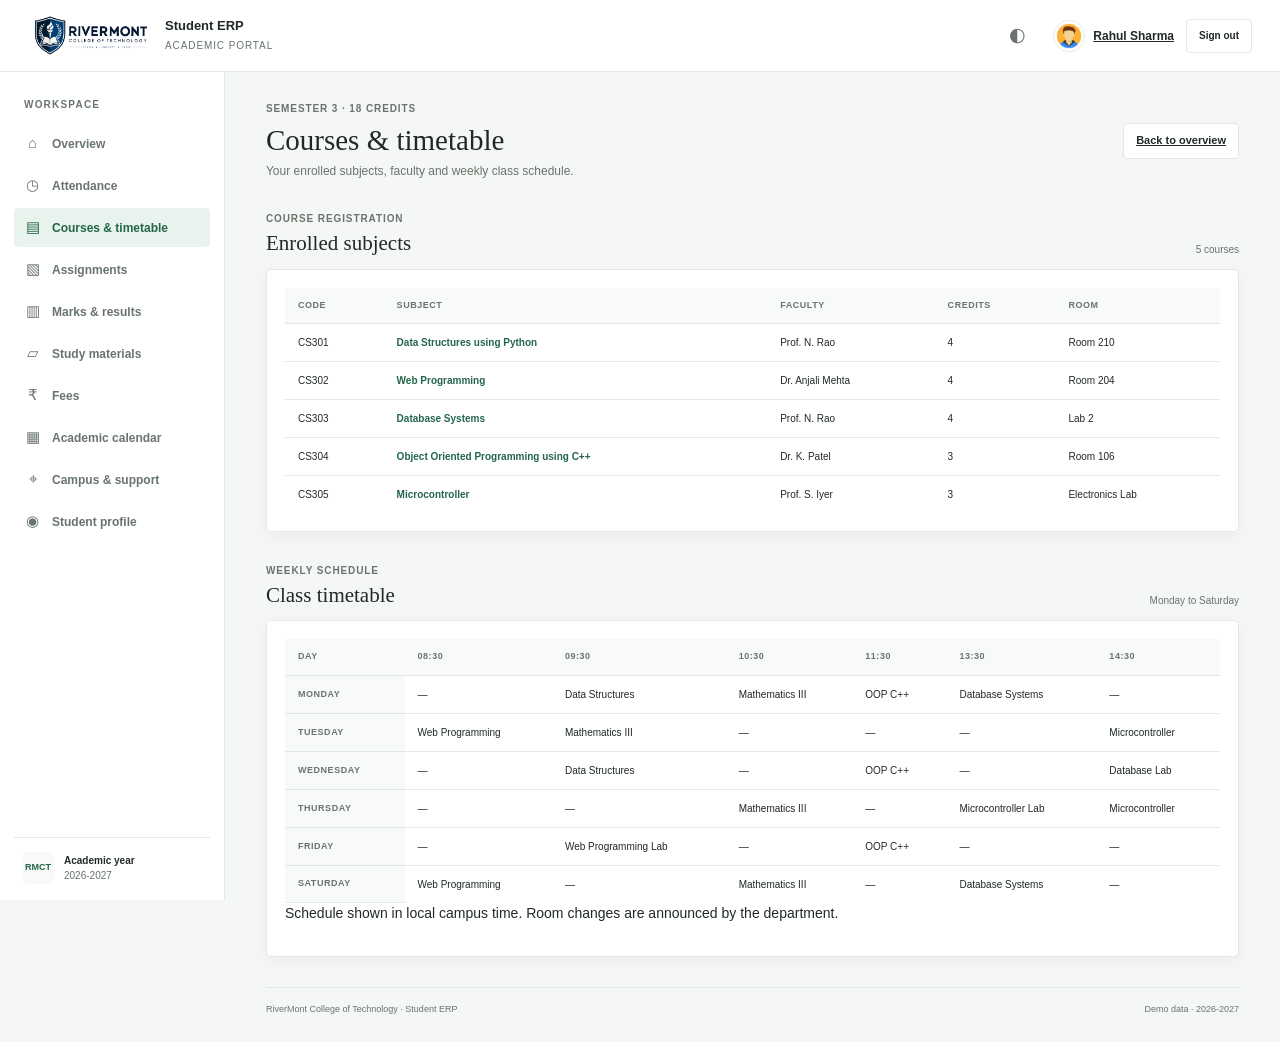
<file: courses.html>
<!DOCTYPE html>
<html lang="en">
<head>
    <meta charset="UTF-8">
    <meta name="viewport" content="width=device-width, initial-scale=1.0">
    <meta name="theme-color" content="#f5f7f4">
    <title>Courses &amp; Timetable | Student ERP</title>
    <link rel="stylesheet" href="college-portal.css">
    <script src="portal-pages.js" defer></script>
</head>
<body>
    <a class="skip-link" href="#main-content">Skip to content</a>
    <header class="topbar"><a class="brand" href="index.html" aria-label="RiverMont College of Technology ERP home"><span class="brand-mark" aria-hidden="true"><img class="brand-logo" src="Images/ChatGPT%20Image%20Sep%2026,%202026,%2003_16_03%20PM.png" alt=""></span><span class="brand-copy"><strong class="brand-name">Student ERP</strong><span class="brand-subtitle">Academic Portal</span></span></a><div class="top-actions"><button class="icon-button" id="theme-toggle" type="button" aria-label="Switch to dark theme">◐</button><a class="user-chip" href="profile.html"><img src="Images/man-avatar-free-vector.jpg" alt="" width="34" height="34"><span>Rahul Sharma</span></a><a class="button button-outline signout-link" href="login.html">Sign out</a><button class="menu-toggle" type="button" aria-expanded="false" aria-controls="side-nav" aria-label="Open navigation"><span></span><span></span><span></span></button></div></header>
    <div class="app-layout"><aside class="sidebar" id="side-nav"><p class="sidebar-label">Workspace</p><nav class="side-links" aria-label="Dashboard sections"><a class="side-link" href="index.html"><span>⌂</span>Overview</a><a class="side-link" href="attendance.html"><span>◷</span>Attendance</a><a class="side-link is-active" href="courses.html" aria-current="page"><span>▤</span>Courses &amp; timetable</a><a class="side-link" href="assignments.html"><span>▧</span>Assignments</a><a class="side-link" href="results.html"><span>▥</span>Marks &amp; results</a><a class="side-link" href="materials.html"><span>▱</span>Study materials</a><a class="side-link" href="fees.html"><span>₹</span>Fees</a><a class="side-link" href="academic-calendar.html"><span>▦</span>Academic calendar</a><a class="side-link" href="campus-support.html"><span>⌖</span>Campus &amp; support</a><a class="side-link" href="profile.html"><span>◉</span>Student profile</a></nav><div class="sidebar-bottom"><span class="college-monogram">RMCT</span><div><strong>Academic year</strong><span>2026-2027</span></div></div></aside>
    <main class="main-content" id="main-content"><section class="welcome-row"><div><p class="eyebrow">Semester 3 · 18 credits</p><h1>Courses &amp; timetable</h1><p class="page-intro">Your enrolled subjects, faculty and weekly class schedule.</p></div><a class="button button-outline" href="index.html">Back to overview</a></section>
        <section class="content-section"><div class="section-heading"><div><p class="eyebrow">Course registration</p><h2>Enrolled subjects</h2></div><span class="section-aside">5 courses</span></div><div class="surface-panel"><div class="table-frame"><table class="data-table"><caption class="visually-hidden">Enrolled subjects, faculty members and course credits</caption><thead><tr><th>Code</th><th>Subject</th><th>Faculty</th><th>Credits</th><th>Room</th></tr></thead><tbody><tr><td>CS301</td><td><strong>Data Structures using Python</strong></td><td>Prof. N. Rao</td><td>4</td><td>Room 210</td></tr><tr><td>CS302</td><td><strong>Web Programming</strong></td><td>Dr. Anjali Mehta</td><td>4</td><td>Room 204</td></tr><tr><td>CS303</td><td><strong>Database Systems</strong></td><td>Prof. N. Rao</td><td>4</td><td>Lab 2</td></tr><tr><td>CS304</td><td><strong>Object Oriented Programming using C++</strong></td><td>Dr. K. Patel</td><td>3</td><td>Room 106</td></tr><tr><td>CS305</td><td><strong>Microcontroller</strong></td><td>Prof. S. Iyer</td><td>3</td><td>Electronics Lab</td></tr></tbody></table></div></div></section>
        <section class="content-section"><div class="section-heading"><div><p class="eyebrow">Weekly schedule</p><h2>Class timetable</h2></div><span class="section-aside">Monday to Saturday</span></div><div class="surface-panel"><div class="table-frame"><table class="data-table timetable-table"><caption class="visually-hidden">Weekly lecture and laboratory timetable</caption><thead><tr><th>Day</th><th>08:30</th><th>09:30</th><th>10:30</th><th>11:30</th><th>13:30</th><th>14:30</th></tr></thead><tbody><tr><th scope="row">Monday</th><td>—</td><td>Data Structures</td><td>Mathematics III</td><td>OOP C++</td><td>Database Systems</td><td>—</td></tr><tr><th scope="row">Tuesday</th><td>Web Programming</td><td>Mathematics III</td><td>—</td><td>—</td><td>—</td><td>Microcontroller</td></tr><tr><th scope="row">Wednesday</th><td>—</td><td>Data Structures</td><td>—</td><td>OOP C++</td><td>—</td><td>Database Lab</td></tr><tr><th scope="row">Thursday</th><td>—</td><td>—</td><td>Mathematics III</td><td>—</td><td>Microcontroller Lab</td><td>Microcontroller</td></tr><tr><th scope="row">Friday</th><td>—</td><td>Web Programming Lab</td><td>—</td><td>OOP C++</td><td>—</td><td>—</td></tr><tr><th scope="row">Saturday</th><td>Web Programming</td><td>—</td><td>Mathematics III</td><td>—</td><td>Database Systems</td><td>—</td></tr></tbody></table></div><p class="record-note">Schedule shown in local campus time. Room changes are announced by the department.</p></div></section>
        <footer class="page-footer"><span>RiverMont College of Technology · Student ERP</span><span>Demo data · 2026-2027</span></footer></main></div>
</body>
</html>
</file>
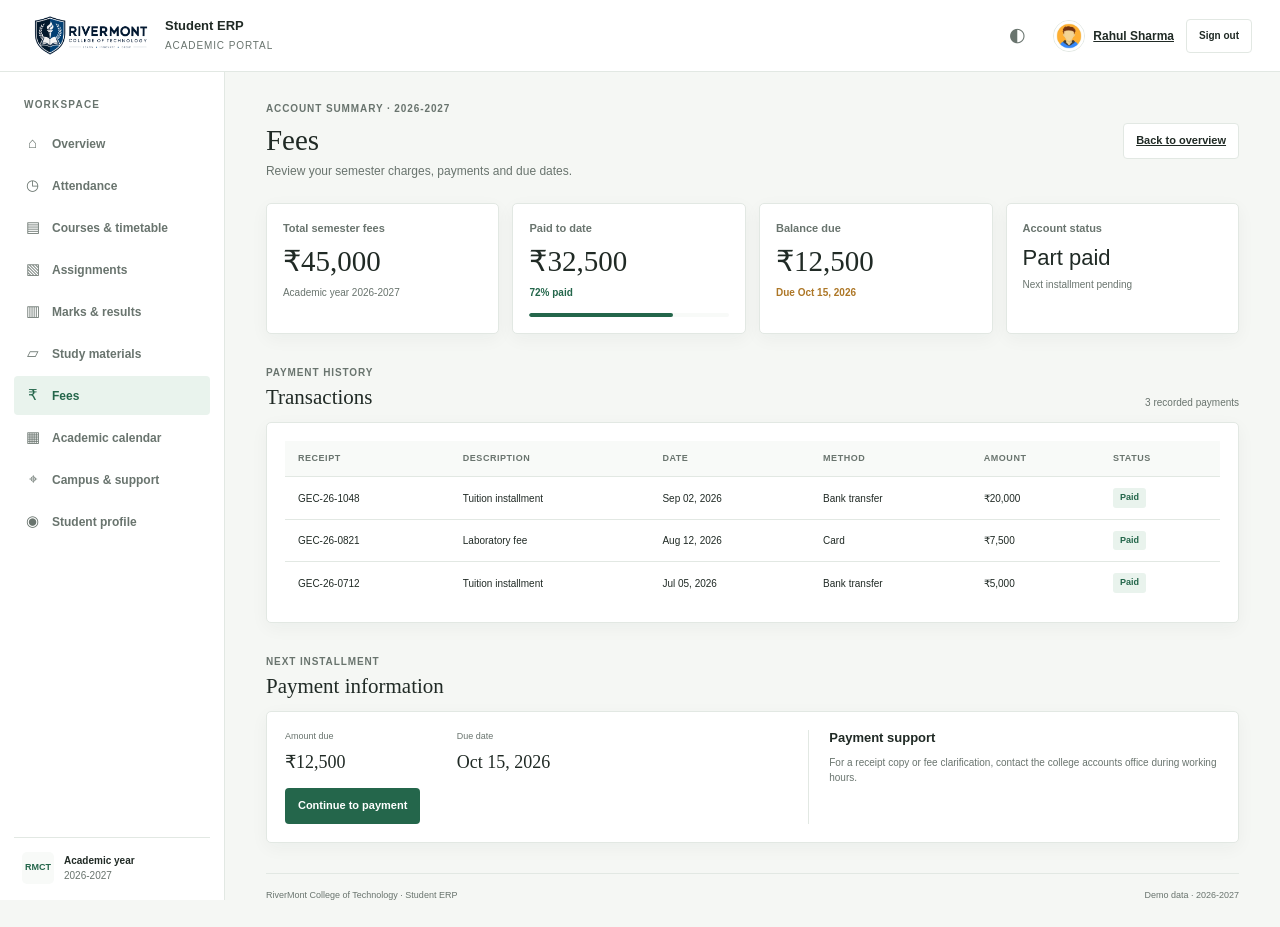
<file: fees.html>
<!DOCTYPE html>
<html lang="en">
<head>
    <meta charset="UTF-8"><meta name="viewport" content="width=device-width, initial-scale=1.0"><meta name="theme-color" content="#f5f7f4">
    <title>Fees | Student ERP</title><link rel="stylesheet" href="college-portal.css"><script src="portal-pages.js" defer></script>
</head>
<body>
<a class="skip-link" href="#main-content">Skip to content</a>
<header class="topbar"><a class="brand" href="index.html" aria-label="RiverMont College of Technology ERP home"><span class="brand-mark" aria-hidden="true"><img class="brand-logo" src="Images/ChatGPT%20Image%20Sep%2026,%202026,%2003_16_03%20PM.png" alt=""></span><span class="brand-copy"><strong class="brand-name">Student ERP</strong><span class="brand-subtitle">Academic Portal</span></span></a><div class="top-actions"><button class="icon-button" id="theme-toggle" type="button" aria-label="Switch to dark theme">◐</button><a class="user-chip" href="profile.html"><img src="Images/man-avatar-free-vector.jpg" alt="" width="34" height="34"><span>Rahul Sharma</span></a><a class="button button-outline signout-link" href="login.html">Sign out</a><button class="menu-toggle" type="button" aria-expanded="false" aria-controls="side-nav" aria-label="Open navigation"><span></span><span></span><span></span></button></div></header>
<div class="app-layout"><aside class="sidebar" id="side-nav"><p class="sidebar-label">Workspace</p><nav class="side-links" aria-label="Dashboard sections"><a class="side-link" href="index.html"><span>⌂</span>Overview</a><a class="side-link" href="attendance.html"><span>◷</span>Attendance</a><a class="side-link" href="courses.html"><span>▤</span>Courses &amp; timetable</a><a class="side-link" href="assignments.html"><span>▧</span>Assignments</a><a class="side-link" href="results.html"><span>▥</span>Marks &amp; results</a><a class="side-link" href="materials.html"><span>▱</span>Study materials</a><a class="side-link is-active" href="fees.html" aria-current="page"><span>₹</span>Fees</a><a class="side-link" href="academic-calendar.html"><span>▦</span>Academic calendar</a><a class="side-link" href="campus-support.html"><span>⌖</span>Campus &amp; support</a><a class="side-link" href="profile.html"><span>◉</span>Student profile</a></nav><div class="sidebar-bottom"><span class="college-monogram">RMCT</span><div><strong>Academic year</strong><span>2026-2027</span></div></div></aside>
<main class="main-content" id="main-content"><section class="welcome-row"><div><p class="eyebrow">Account summary · 2026-2027</p><h1>Fees</h1><p class="page-intro">Review your semester charges, payments and due dates.</p></div><a class="button button-outline" href="index.html">Back to overview</a></section>
<section class="metric-grid" aria-label="Fee summary"><article class="metric-card"><div class="metric-top">Total semester fees</div><strong>₹45,000</strong><div class="metric-foot"><span>Academic year 2026-2027</span></div></article><article class="metric-card"><div class="metric-top">Paid to date</div><strong>₹32,500</strong><div class="metric-foot"><span class="trend-up">72% paid</span></div><div class="metric-track"><span style="width:72%"></span></div></article><article class="metric-card"><div class="metric-top">Balance due</div><strong>₹12,500</strong><div class="metric-foot"><span class="due-soon">Due Oct 15, 2026</span></div></article><article class="metric-card"><div class="metric-top">Account status</div><strong class="metric-word">Part paid</strong><div class="metric-foot"><span>Next installment pending</span></div></article></section>
<section class="content-section"><div class="section-heading"><div><p class="eyebrow">Payment history</p><h2>Transactions</h2></div><span class="section-aside">3 recorded payments</span></div><div class="surface-panel"><div class="table-frame"><table class="data-table"><caption class="visually-hidden">Fee payment history for the current academic year</caption><thead><tr><th>Receipt</th><th>Description</th><th>Date</th><th>Method</th><th>Amount</th><th>Status</th></tr></thead><tbody><tr><td>GEC-26-1048</td><td>Tuition installment</td><td>Sep 02, 2026</td><td>Bank transfer</td><td>₹20,000</td><td><span class="table-status status-good">Paid</span></td></tr><tr><td>GEC-26-0821</td><td>Laboratory fee</td><td>Aug 12, 2026</td><td>Card</td><td>₹7,500</td><td><span class="table-status status-good">Paid</span></td></tr><tr><td>GEC-26-0712</td><td>Tuition installment</td><td>Jul 05, 2026</td><td>Bank transfer</td><td>₹5,000</td><td><span class="table-status status-good">Paid</span></td></tr></tbody></table></div></div></section>
<section class="content-section"><div class="section-heading"><div><p class="eyebrow">Next installment</p><h2>Payment information</h2></div></div><div class="surface-panel fee-panel"><div class="fee-overview"><div><span>Amount due</span><strong>₹12,500</strong></div><div><span>Due date</span><strong>Oct 15, 2026</strong></div><button class="button button-primary" type="button" data-demo-action data-feedback="#fee-feedback" data-success="Online payment is not connected in this demo. Please contact the accounts office.">Continue to payment</button></div><div class="fee-history"><h3>Payment support</h3><p class="muted-copy">For a receipt copy or fee clarification, contact the college accounts office during working hours.</p><p class="form-feedback" id="fee-feedback" aria-live="polite"></p></div></div></section>
<footer class="page-footer"><span>RiverMont College of Technology · Student ERP</span><span>Demo data · 2026-2027</span></footer></main></div>
</body>
</html>
</file>
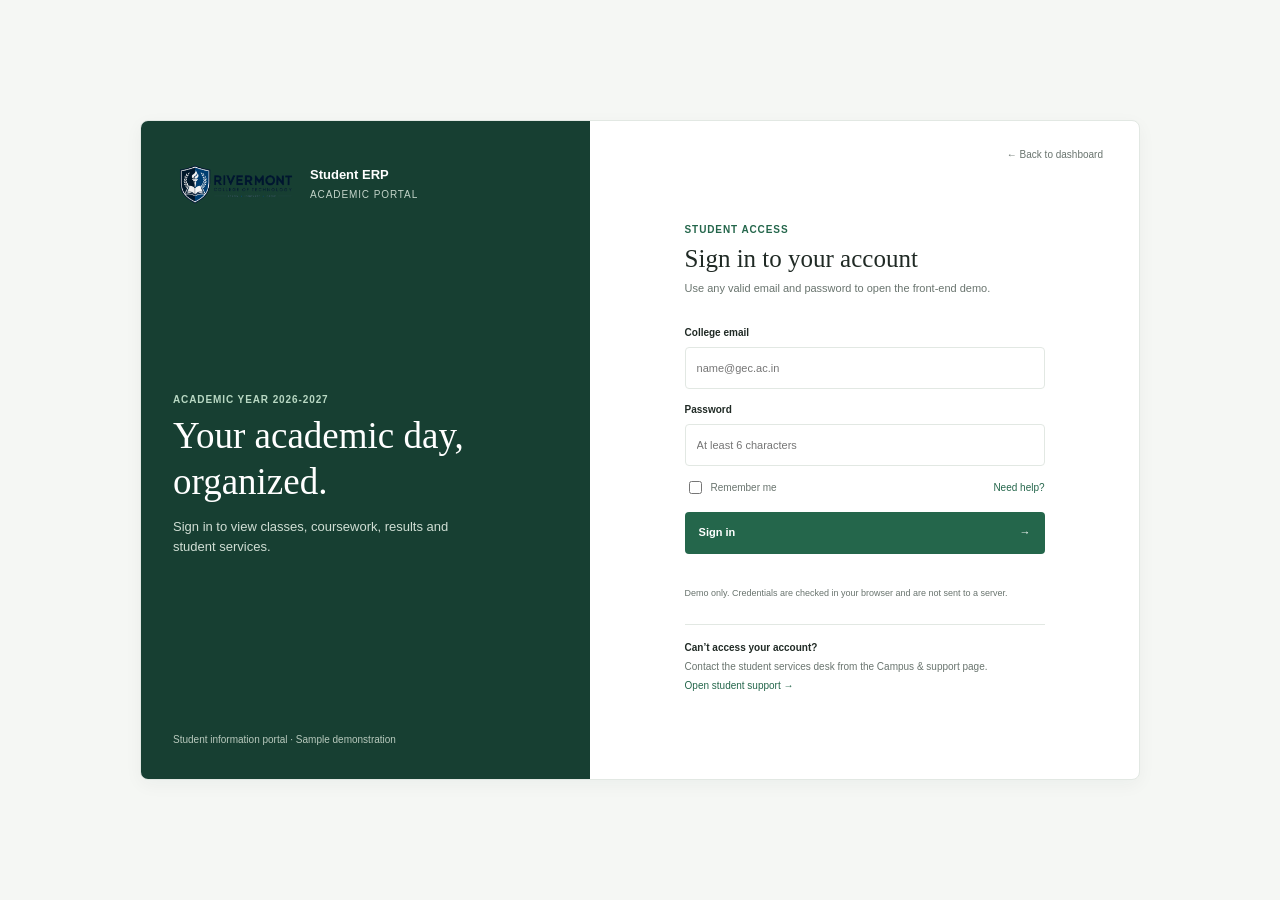
<file: login.html>
<!DOCTYPE html>
<html lang="en">
<head>
    <meta charset="UTF-8">
    <meta name="viewport" content="width=device-width, initial-scale=1.0">
    <meta name="theme-color" content="#f5f7f4">
    <title>Sign in | Student ERP</title>
    <link rel="stylesheet" href="college-portal.css">
    <script src="login.js" defer></script>
</head>
<body class="login-body">
    <a class="skip-link" href="#login-form">Skip to sign in</a>
    <main class="login-shell">
        <section class="login-aside" aria-label="College information">
            <a class="brand login-brand" href="index.html" aria-label="RiverMont College of Technology home">
                <span class="brand-mark" aria-hidden="true"><img class="brand-logo" src="Images/ChatGPT%20Image%20Sep%2026,%202026,%2003_16_03%20PM.png" alt=""></span>
                <span class="brand-copy"><strong class="brand-name">Student ERP</strong><span class="brand-subtitle">Academic Portal</span></span>
            </a>
            <div class="login-aside-copy"><p class="eyebrow">Academic year 2026-2027</p><h1>Your academic day, organized.</h1><p>Sign in to view classes, coursework, results and student services.</p></div>
            <p class="login-aside-footer">Student information portal · Sample demonstration</p>
        </section>
        <section class="login-main" aria-labelledby="login-title">
            <a class="login-back" href="index.html">← Back to dashboard</a>
            <div class="login-form-wrap">
                <p class="eyebrow">Student access</p>
                <h2 id="login-title">Sign in to your account</h2>
                <p class="login-description">Use any valid email and password to open the front-end demo.</p>
                <form id="login-form" class="login-form">
                    <label for="login-email">College email</label>
                    <input id="login-email" name="email" type="email" autocomplete="username" placeholder="name@gec.ac.in" required>
                    <label for="login-password">Password</label>
                    <input id="login-password" name="password" type="password" autocomplete="current-password" minlength="6" placeholder="At least 6 characters" required>
                    <div class="login-options"><label><input type="checkbox" name="remember"> Remember me</label><a href="#login-help">Need help?</a></div>
                    <button class="button button-primary login-submit" type="submit">Sign in <span aria-hidden="true">→</span></button>
                    <p class="login-feedback" id="login-feedback" aria-live="polite"></p>
                </form>
                <p class="demo-disclaimer">Demo only. Credentials are checked in your browser and are not sent to a server.</p>
                <div class="login-help" id="login-help"><strong>Can’t access your account?</strong><p>Contact the student services desk from the Campus &amp; support page.</p><a href="campus-support.html">Open student support →</a></div>
            </div>
        </section>
    </main>
</body>
</html>
</file>
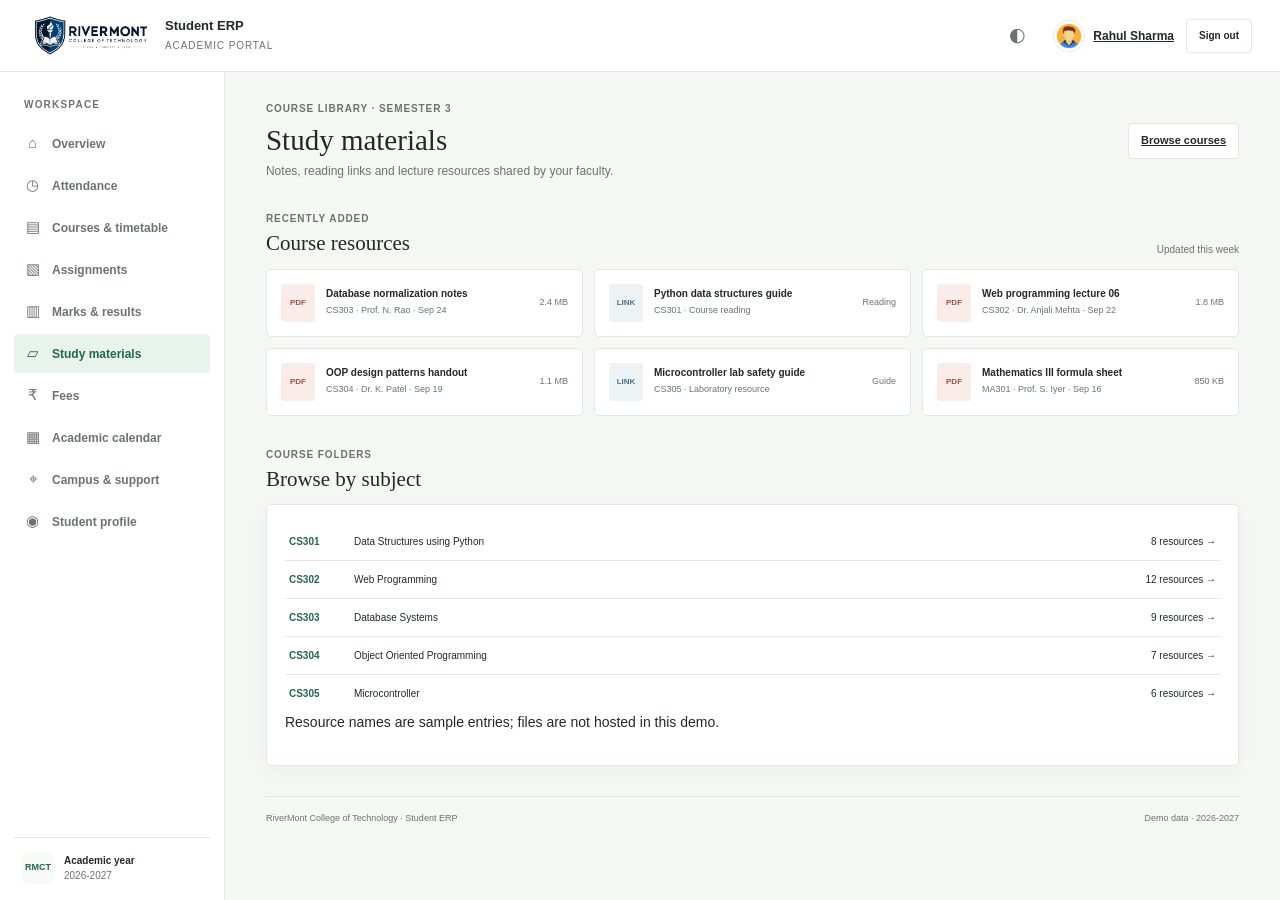
<file: materials.html>
<!DOCTYPE html>
<html lang="en">
<head>
    <meta charset="UTF-8">
    <meta name="viewport" content="width=device-width, initial-scale=1.0">
    <meta name="theme-color" content="#f5f7f4">
    <title>Study Materials | Student ERP</title>
    <link rel="stylesheet" href="college-portal.css">
    <script src="portal-pages.js" defer></script>
</head>
<body>
    <a class="skip-link" href="#main-content">Skip to content</a>
    <header class="topbar"><a class="brand" href="index.html" aria-label="RiverMont College of Technology ERP home"><span class="brand-mark" aria-hidden="true"><img class="brand-logo" src="Images/ChatGPT%20Image%20Sep%2026,%202026,%2003_16_03%20PM.png" alt=""></span><span class="brand-copy"><strong class="brand-name">Student ERP</strong><span class="brand-subtitle">Academic Portal</span></span></a><div class="top-actions"><button class="icon-button" id="theme-toggle" type="button" aria-label="Switch to dark theme">◐</button><a class="user-chip" href="profile.html"><img src="Images/man-avatar-free-vector.jpg" alt="" width="34" height="34"><span>Rahul Sharma</span></a><a class="button button-outline signout-link" href="login.html">Sign out</a><button class="menu-toggle" type="button" aria-expanded="false" aria-controls="side-nav" aria-label="Open navigation"><span></span><span></span><span></span></button></div></header>
    <div class="app-layout"><aside class="sidebar" id="side-nav"><p class="sidebar-label">Workspace</p><nav class="side-links" aria-label="Dashboard sections"><a class="side-link" href="index.html"><span>⌂</span>Overview</a><a class="side-link" href="attendance.html"><span>◷</span>Attendance</a><a class="side-link" href="courses.html"><span>▤</span>Courses &amp; timetable</a><a class="side-link" href="assignments.html"><span>▧</span>Assignments</a><a class="side-link" href="results.html"><span>▥</span>Marks &amp; results</a><a class="side-link is-active" href="materials.html" aria-current="page"><span>▱</span>Study materials</a><a class="side-link" href="fees.html"><span>₹</span>Fees</a><a class="side-link" href="academic-calendar.html"><span>▦</span>Academic calendar</a><a class="side-link" href="campus-support.html"><span>⌖</span>Campus &amp; support</a><a class="side-link" href="profile.html"><span>◉</span>Student profile</a></nav><div class="sidebar-bottom"><span class="college-monogram">RMCT</span><div><strong>Academic year</strong><span>2026-2027</span></div></div></aside>
    <main class="main-content" id="main-content"><section class="welcome-row"><div><p class="eyebrow">Course library · Semester 3</p><h1>Study materials</h1><p class="page-intro">Notes, reading links and lecture resources shared by your faculty.</p></div><a class="button button-outline" href="courses.html">Browse courses</a></section>
        <section class="content-section"><div class="section-heading"><div><p class="eyebrow">Recently added</p><h2>Course resources</h2></div><span class="section-aside">Updated this week</span></div><div class="resource-grid"><article class="resource-item"><span class="file-type file-pdf">PDF</span><div><h3>Database normalization notes</h3><p>CS303 · Prof. N. Rao · Sep 24</p></div><span class="resource-meta">2.4 MB</span></article><article class="resource-item"><span class="file-type file-link">LINK</span><div><h3>Python data structures guide</h3><p>CS301 · Course reading</p></div><span class="resource-meta">Reading</span></article><article class="resource-item"><span class="file-type file-pdf">PDF</span><div><h3>Web programming lecture 06</h3><p>CS302 · Dr. Anjali Mehta · Sep 22</p></div><span class="resource-meta">1.8 MB</span></article><article class="resource-item"><span class="file-type file-pdf">PDF</span><div><h3>OOP design patterns handout</h3><p>CS304 · Dr. K. Patel · Sep 19</p></div><span class="resource-meta">1.1 MB</span></article><article class="resource-item"><span class="file-type file-link">LINK</span><div><h3>Microcontroller lab safety guide</h3><p>CS305 · Laboratory resource</p></div><span class="resource-meta">Guide</span></article><article class="resource-item"><span class="file-type file-pdf">PDF</span><div><h3>Mathematics III formula sheet</h3><p>MA301 · Prof. S. Iyer · Sep 16</p></div><span class="resource-meta">850 KB</span></article></div></section>
        <section class="content-section"><div class="section-heading"><div><p class="eyebrow">Course folders</p><h2>Browse by subject</h2></div></div><div class="surface-panel"><div class="course-folder-list"><a href="courses.html"><strong>CS301</strong><span>Data Structures using Python</span><span>8 resources →</span></a><a href="courses.html"><strong>CS302</strong><span>Web Programming</span><span>12 resources →</span></a><a href="courses.html"><strong>CS303</strong><span>Database Systems</span><span>9 resources →</span></a><a href="courses.html"><strong>CS304</strong><span>Object Oriented Programming</span><span>7 resources →</span></a><a href="courses.html"><strong>CS305</strong><span>Microcontroller</span><span>6 resources →</span></a></div><p class="record-note">Resource names are sample entries; files are not hosted in this demo.</p></div></section>
        <footer class="page-footer"><span>RiverMont College of Technology · Student ERP</span>
        <span>Demo data · 2026-2027</span></footer></main></div>
</body>
</html>
</file>
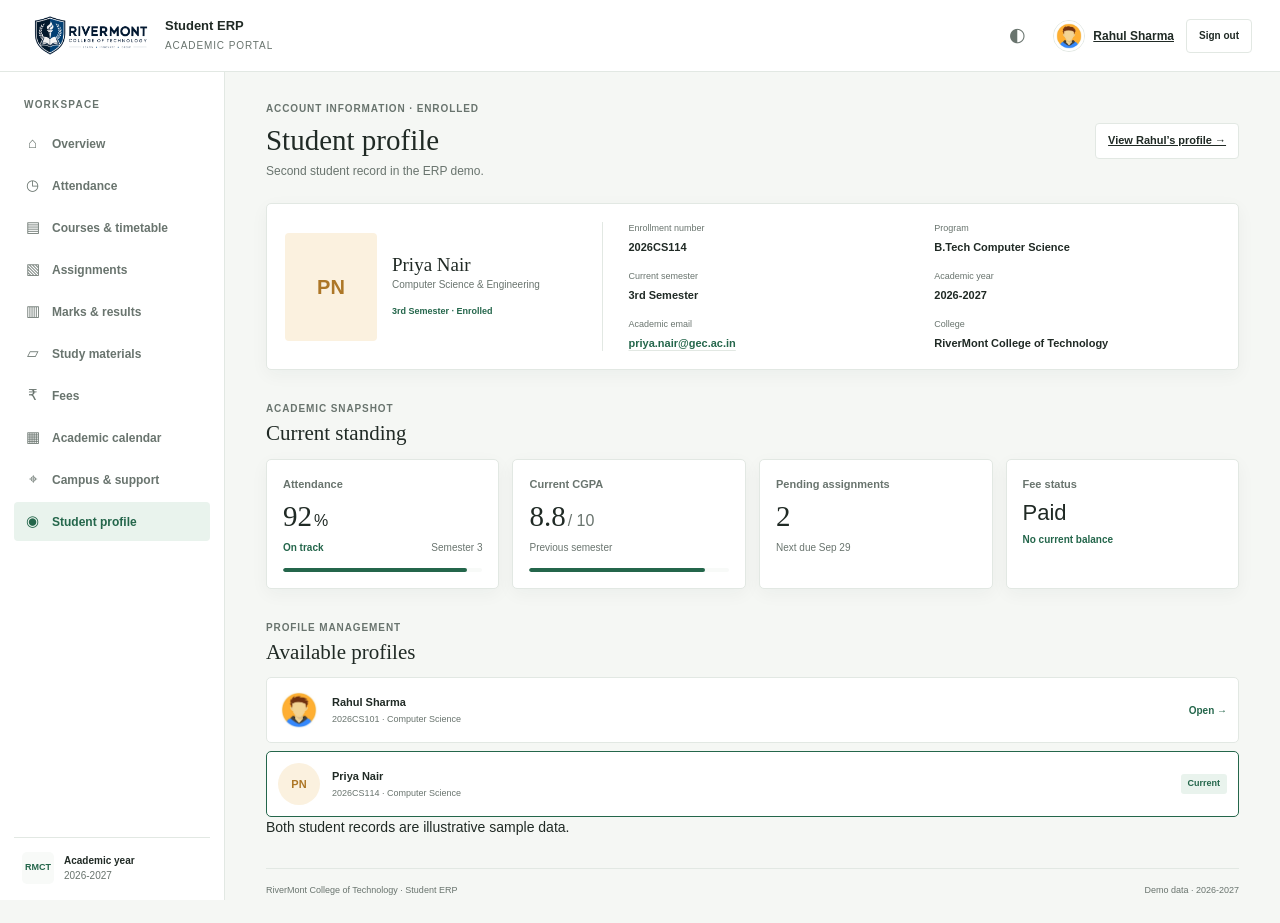
<file: profile-2.html>
<!DOCTYPE html>
<html lang="en">
<head>
    <meta charset="UTF-8"><meta name="viewport" content="width=device-width, initial-scale=1.0"><meta name="theme-color" content="#f5f7f4">
    <title>Priya Nair Profile | Student ERP</title><link rel="stylesheet" href="college-portal.css"><script src="portal-pages.js" defer></script>
</head>
<body>
<a class="skip-link" href="#main-content">Skip to content</a>
<header class="topbar"><a class="brand" href="index.html" aria-label="RiverMont College of Technology ERP home"><span class="brand-mark" aria-hidden="true"><img class="brand-logo" src="Images/ChatGPT%20Image%20Sep%2026,%202026,%2003_16_03%20PM.png" alt=""></span><span class="brand-copy"><strong class="brand-name">Student ERP</strong><span class="brand-subtitle">Academic Portal</span></span></a><div class="top-actions"><button class="icon-button" id="theme-toggle" type="button" aria-label="Switch to dark theme">◐</button><a class="user-chip" href="profile.html"><img src="Images/man-avatar-free-vector.jpg" alt="" width="34" height="34"><span>Rahul Sharma</span></a><a class="button button-outline signout-link" href="login.html">Sign out</a><button class="menu-toggle" type="button" aria-expanded="false" aria-controls="side-nav" aria-label="Open navigation"><span></span><span></span><span></span></button></div></header>
<div class="app-layout"><aside class="sidebar" id="side-nav"><p class="sidebar-label">Workspace</p><nav class="side-links" aria-label="Dashboard sections"><a class="side-link" href="index.html"><span>⌂</span>Overview</a><a class="side-link" href="attendance.html"><span>◷</span>Attendance</a><a class="side-link" href="courses.html"><span>▤</span>Courses &amp; timetable</a><a class="side-link" href="assignments.html"><span>▧</span>Assignments</a><a class="side-link" href="results.html"><span>▥</span>Marks &amp; results</a><a class="side-link" href="materials.html"><span>▱</span>Study materials</a><a class="side-link" href="fees.html"><span>₹</span>Fees</a><a class="side-link" href="academic-calendar.html"><span>▦</span>Academic calendar</a><a class="side-link" href="campus-support.html"><span>⌖</span>Campus &amp; support</a><a class="side-link is-active" href="profile.html" aria-current="page"><span>◉</span>Student profile</a></nav><div class="sidebar-bottom"><span class="college-monogram">RMCT</span><div><strong>Academic year</strong><span>2026-2027</span></div></div></aside>
<main class="main-content" id="main-content"><section class="welcome-row"><div><p class="eyebrow">Account information · Enrolled</p><h1>Student profile</h1><p class="page-intro">Second student record in the ERP demo.</p></div><a class="button button-outline" href="profile.html">View Rahul’s profile →</a></section>
<section class="surface-panel profile-panel profile-page-panel"><div class="student-identity"><span class="avatar-initials avatar-large" aria-hidden="true">PN</span><div><h2>Priya Nair</h2><p>Computer Science &amp; Engineering</p><span class="student-term">3rd Semester · Enrolled</span></div></div><dl class="profile-details"><div class="detail-item"><dt>Enrollment number</dt><dd>2026CS114</dd></div><div class="detail-item"><dt>Program</dt><dd>B.Tech Computer Science</dd></div><div class="detail-item"><dt>Current semester</dt><dd>3rd Semester</dd></div><div class="detail-item"><dt>Academic year</dt><dd>2026-2027</dd></div><div class="detail-item"><dt>Academic email</dt><dd><a href="mailto:priya.nair@gec.ac.in">priya.nair@gec.ac.in</a></dd></div><div class="detail-item"><dt>College</dt><dd>RiverMont College of Technology</dd></div></dl></section>
<section class="content-section"><div class="section-heading"><div><p class="eyebrow">Academic snapshot</p><h2>Current standing</h2></div></div><div class="metric-grid"><article class="metric-card"><div class="metric-top">Attendance</div><strong>92<span>%</span></strong><div class="metric-foot"><span class="trend-up">On track</span><span>Semester 3</span></div><div class="metric-track"><span style="width:92%"></span></div></article><article class="metric-card"><div class="metric-top">Current CGPA</div><strong>8.8<span class="metric-unit">/ 10</span></strong><div class="metric-foot"><span>Previous semester</span></div><div class="metric-track"><span style="width:88%"></span></div></article><article class="metric-card"><div class="metric-top">Pending assignments</div><strong>2</strong><div class="metric-foot"><span>Next due Sep 29</span></div></article><article class="metric-card"><div class="metric-top">Fee status</div><strong class="metric-word">Paid</strong><div class="metric-foot"><span class="trend-up">No current balance</span></div></article></div></section>
<section class="content-section"><div class="section-heading"><div><p class="eyebrow">Profile management</p><h2>Available profiles</h2></div></div><div class="profile-switcher"><a class="profile-switch" href="profile.html"><img src="Images/man-avatar-free-vector.jpg" alt="" width="42" height="42"><span><strong>Rahul Sharma</strong><small>2026CS101 · Computer Science</small></span><span class="quiet-link">Open →</span></a><a class="profile-switch is-current" href="profile-2.html"><span class="avatar-initials" aria-hidden="true">PN</span><span><strong>Priya Nair</strong><small>2026CS114 · Computer Science</small></span><span class="table-status status-good">Current</span></a></div><p class="record-note">Both student records are illustrative sample data.</p></section>
<footer class="page-footer"><span>RiverMont College of Technology · Student ERP</span><span>Demo data · 2026-2027</span></footer></main></div>
</body>
</html>
</file>
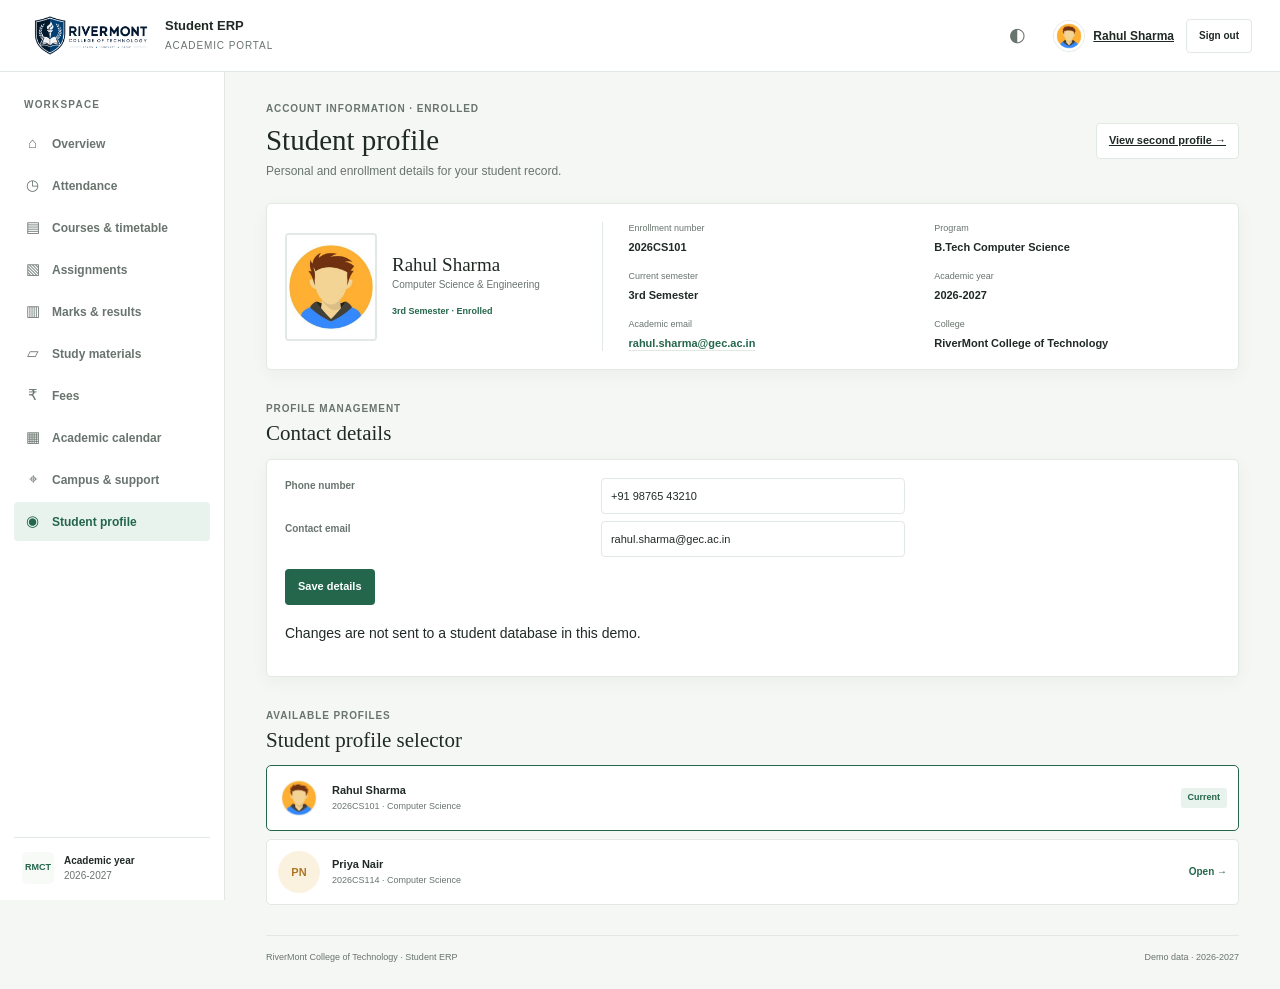
<file: profile.html>
<!DOCTYPE html>
<html lang="en">
<head>
    <meta charset="UTF-8"><meta name="viewport" content="width=device-width, initial-scale=1.0"><meta name="theme-color" content="#f5f7f4">
    <title>Student Profile | Student ERP</title><link rel="stylesheet" href="college-portal.css"><script src="portal-pages.js" defer></script>
</head>
<body>
<a class="skip-link" href="#main-content">Skip to content</a>
<header class="topbar"><a class="brand" href="index.html" aria-label="RiverMont College of Technology ERP home"><span class="brand-mark" aria-hidden="true"><img class="brand-logo" src="Images/ChatGPT%20Image%20Sep%2026,%202026,%2003_16_03%20PM.png" alt=""></span><span class="brand-copy"><strong class="brand-name">Student ERP</strong><span class="brand-subtitle">Academic Portal</span></span></a><div class="top-actions"><button class="icon-button" id="theme-toggle" type="button" aria-label="Switch to dark theme">◐</button><a class="user-chip" href="profile.html" aria-current="page"><img src="Images/man-avatar-free-vector.jpg" alt="" width="34" height="34"><span>Rahul Sharma</span></a><a class="button button-outline signout-link" href="login.html">Sign out</a><button class="menu-toggle" type="button" aria-expanded="false" aria-controls="side-nav" aria-label="Open navigation"><span></span><span></span><span></span></button></div></header>
<div class="app-layout"><aside class="sidebar" id="side-nav"><p class="sidebar-label">Workspace</p><nav class="side-links" aria-label="Dashboard sections"><a class="side-link" href="index.html"><span>⌂</span>Overview</a><a class="side-link" href="attendance.html"><span>◷</span>Attendance</a><a class="side-link" href="courses.html"><span>▤</span>Courses &amp; timetable</a><a class="side-link" href="assignments.html"><span>▧</span>Assignments</a><a class="side-link" href="results.html"><span>▥</span>Marks &amp; results</a><a class="side-link" href="materials.html"><span>▱</span>Study materials</a><a class="side-link" href="fees.html"><span>₹</span>Fees</a><a class="side-link" href="academic-calendar.html"><span>▦</span>Academic calendar</a><a class="side-link" href="campus-support.html"><span>⌖</span>Campus &amp; support</a><a class="side-link is-active" href="profile.html" aria-current="page"><span>◉</span>Student profile</a></nav><div class="sidebar-bottom"><span class="college-monogram">RMCT</span><div><strong>Academic year</strong><span>2026-2027</span></div></div></aside>
<main class="main-content" id="main-content"><section class="welcome-row"><div><p class="eyebrow">Account information · Enrolled</p><h1>Student profile</h1><p class="page-intro">Personal and enrollment details for your student record.</p></div><a class="button button-outline" href="profile-2.html">View second profile →</a></section>
<section class="surface-panel profile-panel profile-page-panel"><div class="student-identity"><img class="student-photo profile-large-photo" src="Images/man-avatar-free-vector.jpg" alt="Portrait of Rahul Sharma" width="160" height="190"><div><h2>Rahul Sharma</h2><p>Computer Science &amp; Engineering</p><span class="student-term">3rd Semester · Enrolled</span></div></div><dl class="profile-details"><div class="detail-item"><dt>Enrollment number</dt><dd>2026CS101</dd></div><div class="detail-item"><dt>Program</dt><dd>B.Tech Computer Science</dd></div><div class="detail-item"><dt>Current semester</dt><dd>3rd Semester</dd></div><div class="detail-item"><dt>Academic year</dt><dd>2026-2027</dd></div><div class="detail-item"><dt>Academic email</dt><dd><a href="mailto:rahul.sharma@gec.ac.in">rahul.sharma@gec.ac.in</a></dd></div><div class="detail-item"><dt>College</dt><dd>RiverMont College of Technology</dd></div></dl></section>
<section class="content-section"><div class="section-heading"><div><p class="eyebrow">Profile management</p><h2>Contact details</h2></div></div><div class="surface-panel"><form class="profile-edit-form" data-demo-form data-feedback="#profile-feedback" data-success="Profile changes saved for this demo view."><label for="student-phone">Phone number</label><input id="student-phone" name="phone" type="tel" value="+91 98765 43210" required><label for="student-contact-email">Contact email</label><input id="student-contact-email" name="email" type="email" value="rahul.sharma@gec.ac.in" required><button class="button button-primary" type="submit">Save details</button></form><p class="form-feedback" id="profile-feedback" aria-live="polite"></p><p class="record-note">Changes are not sent to a student database in this demo.</p></div></section>
<section class="content-section"><div class="section-heading"><div><p class="eyebrow">Available profiles</p><h2>Student profile selector</h2></div></div><div class="profile-switcher"><a class="profile-switch is-current" href="profile.html"><img src="Images/man-avatar-free-vector.jpg" alt="" width="42" height="42"><span><strong>Rahul Sharma</strong><small>2026CS101 · Computer Science</small></span><span class="table-status status-good">Current</span></a><a class="profile-switch" href="profile-2.html"><span class="avatar-initials" aria-hidden="true">PN</span><span><strong>Priya Nair</strong><small>2026CS114 · Computer Science</small></span><span class="quiet-link">Open →</span></a></div></section>
<footer class="page-footer"><span>RiverMont College of Technology · Student ERP</span><span>Demo data · 2026-2027</span></footer></main></div>
</body>
</html>
</file>
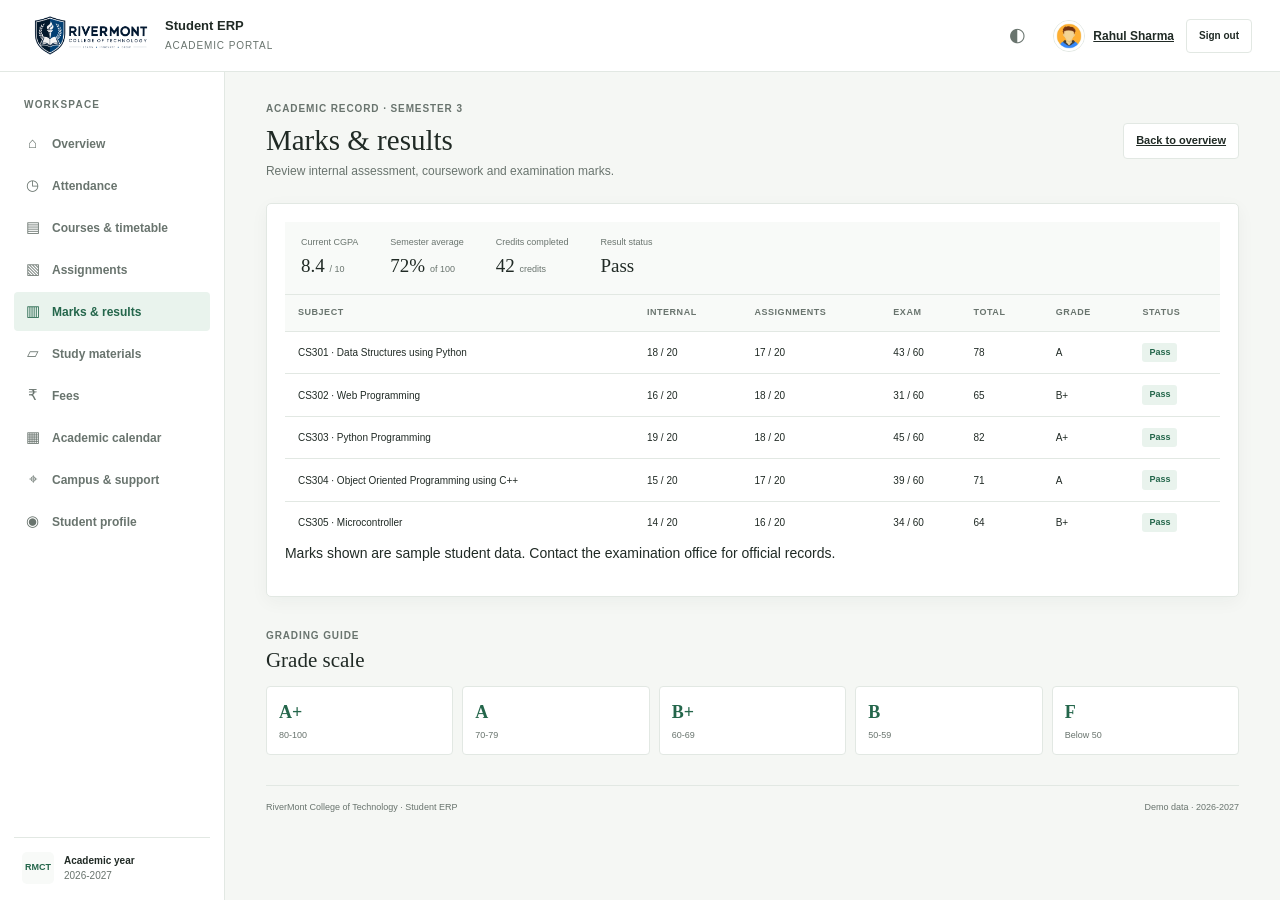
<file: results.html>
<!DOCTYPE html>
<html lang="en">
<head>
    <meta charset="UTF-8">
    <meta name="viewport" content="width=device-width, initial-scale=1.0">
    <meta name="theme-color" content="#f5f7f4">
    <title>Marks &amp; Results | Student ERP</title>
    <link rel="stylesheet" href="college-portal.css">
    <script src="portal-pages.js" defer></script>
</head>
<body>
    <a class="skip-link" href="#main-content">Skip to content</a>
    <header class="topbar"><a class="brand" href="index.html" aria-label="RiverMont College of Technology ERP home"><span class="brand-mark" aria-hidden="true"><img class="brand-logo" src="Images/ChatGPT%20Image%20Sep%2026,%202026,%2003_16_03%20PM.png" alt=""></span><span class="brand-copy"><strong class="brand-name">Student ERP</strong><span class="brand-subtitle">Academic Portal</span></span></a><div class="top-actions"><button class="icon-button" id="theme-toggle" type="button" aria-label="Switch to dark theme">◐</button><a class="user-chip" href="profile.html"><img src="Images/man-avatar-free-vector.jpg" alt="" width="34" height="34"><span>Rahul Sharma</span></a><a class="button button-outline signout-link" href="login.html">Sign out</a><button class="menu-toggle" type="button" aria-expanded="false" aria-controls="side-nav" aria-label="Open navigation"><span></span><span></span><span></span></button></div></header>
    <div class="app-layout"><aside class="sidebar" id="side-nav"><p class="sidebar-label">Workspace</p><nav class="side-links" aria-label="Dashboard sections"><a class="side-link" href="index.html"><span>⌂</span>Overview</a><a class="side-link" href="attendance.html"><span>◷</span>Attendance</a><a class="side-link" href="courses.html"><span>▤</span>Courses &amp; timetable</a><a class="side-link" href="assignments.html"><span>▧</span>Assignments</a><a class="side-link is-active" href="results.html" aria-current="page"><span>▥</span>Marks &amp; results</a><a class="side-link" href="materials.html"><span>▱</span>Study materials</a><a class="side-link" href="fees.html"><span>₹</span>Fees</a><a class="side-link" href="academic-calendar.html"><span>▦</span>Academic calendar</a><a class="side-link" href="campus-support.html"><span>⌖</span>Campus &amp; support</a><a class="side-link" href="profile.html"><span>◉</span>Student profile</a></nav><div class="sidebar-bottom"><span class="college-monogram">RMCT</span><div><strong>Academic year</strong><span>2026-2027</span></div></div></aside>
    <main class="main-content" id="main-content"><section class="welcome-row"><div><p class="eyebrow">Academic record · Semester 3</p><h1>Marks &amp; results</h1><p class="page-intro">Review internal assessment, coursework and examination marks.</p></div><a class="button button-outline" href="index.html">Back to overview</a></section>
        <section class="surface-panel"><div class="result-summary"><div><span>Current CGPA</span><strong>8.4 <small>/ 10</small></strong></div><div><span>Semester average</span><strong>72% <small>of 100</small></strong></div><div><span>Credits completed</span><strong>42 <small>credits</small></strong></div><div><span>Result status</span><strong>Pass</strong></div></div><div class="table-frame"><table class="data-table"><caption class="visually-hidden">Semester 3 subject marks by assessment type</caption><thead><tr><th>Subject</th><th>Internal</th><th>Assignments</th><th>Exam</th><th>Total</th><th>Grade</th><th>Status</th></tr></thead><tbody><tr><td>CS301 · Data Structures using Python</td><td>18 / 20</td><td>17 / 20</td><td>43 / 60</td><td>78</td><td>A</td><td><span class="table-status status-good">Pass</span></td></tr><tr><td>CS302 · Web Programming</td><td>16 / 20</td><td>18 / 20</td><td>31 / 60</td><td>65</td><td>B+</td><td><span class="table-status status-good">Pass</span></td></tr><tr><td>CS303 · Python Programming</td><td>19 / 20</td><td>18 / 20</td><td>45 / 60</td><td>82</td><td>A+</td><td><span class="table-status status-good">Pass</span></td></tr><tr><td>CS304 · Object Oriented Programming using C++</td><td>15 / 20</td><td>17 / 20</td><td>39 / 60</td><td>71</td><td>A</td><td><span class="table-status status-good">Pass</span></td></tr><tr><td>CS305 · Microcontroller</td><td>14 / 20</td><td>16 / 20</td><td>34 / 60</td><td>64</td><td>B+</td><td><span class="table-status status-good">Pass</span></td></tr></tbody></table></div><p class="record-note">Marks shown are sample student data. Contact the examination office for official records.</p></section>
        <section class="content-section"><div class="section-heading"><div><p class="eyebrow">Grading guide</p><h2>Grade scale</h2></div></div><div class="grade-scale"><div><strong>A+</strong><span>80-100</span></div><div><strong>A</strong><span>70-79</span></div><div><strong>B+</strong><span>60-69</span></div><div><strong>B</strong><span>50-59</span></div><div><strong>F</strong><span>Below 50</span></div></div></section>
        <footer class="page-footer"><span>RiverMont College of Technology · Student ERP</span>
            <span>Demo data · 2026-2027</span></footer></main></div>
</body>
</html>
</file>
<file: college-portal.css>
:root {
    color-scheme: light;
    --ink: #202a25;
    --muted: #69746e;
    --green: #24664b;
    --green-dark: #174d37;
    --green-soft: #e9f3ed;
    --canvas: #f5f7f4;
    --surface: #fff;
    --surface-muted: #f8faf8;
    --line: #e2e8e3;
    --gold: #ad7727;
    --gold-soft: #fbf1df;
    --blue: #4c718c;
    --red: #a64b42;
    --shadow: 0 5px 18px rgba(34, 53, 42, 0.045);
    font-family: "Segoe UI", "Trebuchet MS", sans-serif;
    color: var(--ink);
    background: var(--canvas);
    font-synthesis: none;
    text-rendering: optimizeLegibility;
}

:root[data-theme="dark"] {
    color-scheme: dark;
    --ink: #e7eee9;
    --muted: #a0ada5;
    --green: #83c19d;
    --green-dark: #9ed4b3;
    --green-soft: #263d31;
    --canvas: #171d19;
    --surface: #202923;
    --surface-muted: #252f28;
    --line: #354139;
    --gold: #e0b66e;
    --gold-soft: #423723;
    --blue: #8fb4cc;
    --red: #e08a7e;
    --shadow: 0 5px 18px rgba(0, 0, 0, 0.14);
}

* { box-sizing: border-box; }
[hidden] { display: none !important; }
html { scroll-behavior: smooth; scroll-padding-top: 88px; }
body { min-width: 320px; margin: 0; background: var(--canvas); font-size: 14px; line-height: 1.5; transition: background-color 160ms ease, color 160ms ease; }
button, input, select { font: inherit; }
button, a, select { -webkit-tap-highlight-color: transparent; }
a { color: var(--green); }
a:focus-visible, button:focus-visible, input:focus-visible, select:focus-visible { outline: 3px solid var(--gold); outline-offset: 3px; }
button { color: inherit; }
.skip-link { position: fixed; z-index: 20; top: 8px; left: 8px; padding: 10px 14px; transform: translateY(-150%); border-radius: 4px; background: var(--green-dark); color: #fff; }
.skip-link:focus { transform: translateY(0); }
.visually-hidden { position: absolute; width: 1px; height: 1px; overflow: hidden; clip: rect(0, 0, 0, 0); white-space: nowrap; clip-path: inset(50%); }

.topbar { position: sticky; z-index: 10; top: 0; height: 72px; display: flex; align-items: center; justify-content: space-between; gap: 24px; padding: 0 28px; border-bottom: 1px solid var(--line); background: var(--surface); }
.brand { min-width: 245px; display: inline-flex; align-items: center; gap: 11px; color: inherit; text-decoration: none; }
.brand-mark { width: 126px; height: 63px; display: grid; place-items: center; overflow: visible; border-radius: 0; background: transparent; color: var(--surface); }
.brand-logo { position: static; width: 126px; height: auto; max-width: none; flex: 0 0 auto; }
.brand-copy, .brand-name, .brand-subtitle { display: block; }
.brand-name { font-size: 13px; line-height: 1.3; }
.brand-subtitle { margin-top: 3px; color: var(--muted); font-size: 10px; letter-spacing: 0.09em; text-transform: uppercase; }
.global-search { position: relative; width: min(390px, 34vw); height: 38px; display: flex; align-items: center; gap: 8px; padding: 0 11px; border: 1px solid var(--line); border-radius: 5px; background: var(--surface-muted); color: var(--muted); }
.global-search > span { font-size: 22px; line-height: 1; }
.global-search input { width: 100%; border: 0; outline: 0; background: transparent; color: var(--ink); font-size: 12px; }
.global-search input:focus-visible { outline: 0; }
.global-search:focus-within { border-color: var(--green); outline: 2px solid color-mix(in srgb, var(--green) 20%, transparent); }
.search-results { position: absolute; z-index: 12; top: calc(100% + 7px); right: 0; left: 0; overflow: hidden; border: 1px solid var(--line); border-radius: 6px; background: var(--surface); box-shadow: var(--shadow); }
.search-result { width: 100%; display: flex; flex-direction: column; gap: 2px; padding: 10px 13px; border: 0; border-bottom: 1px solid var(--line); background: transparent; text-align: left; cursor: pointer; }
.search-result:last-child { border-bottom: 0; }
.search-result:hover { background: var(--surface-muted); }
.search-result strong { color: var(--ink); font-size: 12px; }
.search-result small, .search-empty { color: var(--muted); font-size: 11px; }
.search-empty { padding: 12px; }
.top-actions { display: flex; align-items: center; gap: 12px; }
.role-preview { display: flex; align-items: center; gap: 7px; color: var(--muted); font-size: 11px; white-space: nowrap; }
.role-preview select { max-width: 95px; padding: 6px 20px 6px 8px; border: 1px solid var(--line); border-radius: 4px; background: var(--surface); color: var(--ink); font-size: 11px; }
.icon-button { position: relative; width: 37px; height: 37px; display: inline-grid; place-items: center; border: 1px solid transparent; border-radius: 5px; background: transparent; color: var(--muted); font-size: 19px; cursor: pointer; }
.icon-button:hover { border-color: var(--line); background: var(--surface-muted); color: var(--ink); }
.notification-wrap { position: relative; }
.notification-count { position: absolute; top: 0; right: 0; min-width: 15px; height: 15px; display: grid; place-items: center; border: 2px solid var(--surface); border-radius: 10px; background: #ad5144; color: #fff; font-size: 8px; font-weight: 700; }
.notification-panel { position: absolute; z-index: 12; top: calc(100% + 13px); right: -60px; width: min(360px, calc(100vw - 24px)); padding: 16px; border: 1px solid var(--line); border-radius: 7px; background: var(--surface); box-shadow: var(--shadow); }
.popover-heading { display: flex; align-items: center; justify-content: space-between; gap: 8px; padding-bottom: 10px; border-bottom: 1px solid var(--line); }
.popover-heading h2 { margin: 0; font-size: 15px; }
.notification-list { display: grid; gap: 0; margin: 0; padding: 0; list-style: none; }
.notification-list li { display: flex; gap: 10px; padding: 12px 0; border-bottom: 1px solid var(--line); }
.notification-list li:last-child { border-bottom: 0; padding-bottom: 0; }
.notification-list strong { font-size: 12px; }
.notification-list p { margin: 3px 0 0; color: var(--muted); font-size: 11px; }
.notification-dot { width: 7px; height: 7px; flex: 0 0 auto; margin-top: 5px; border-radius: 50%; background: var(--green); }
.notification-list.is-read .notification-dot { background: var(--line); }
.text-button { padding: 3px 0; border: 0; background: transparent; color: var(--green); font-size: 11px; font-weight: 650; cursor: pointer; }
.text-button:hover { text-decoration: underline; text-underline-offset: 3px; }
.user-chip { display: inline-flex; align-items: center; gap: 8px; padding: 3px 0 3px 5px; border: 0; background: transparent; color: var(--ink); font-size: 12px; font-weight: 600; cursor: pointer; }
.user-chip img { width: 32px; height: 32px; border: 1px solid var(--line); border-radius: 50%; object-fit: cover; }
.user-chevron { color: var(--muted); }
.menu-toggle { width: 38px; height: 38px; display: none; padding: 9px; border: 1px solid var(--line); border-radius: 5px; background: var(--surface); cursor: pointer; }
.menu-toggle span { display: block; height: 2px; margin: 4px 0; background: var(--ink); }

.app-layout { min-height: calc(100vh - 72px); display: grid; grid-template-columns: 225px minmax(0, 1fr); }
.sidebar { position: sticky; top: 72px; height: calc(100vh - 72px); display: flex; flex-direction: column; padding: 25px 14px 16px; border-right: 1px solid var(--line); background: var(--surface); }
.sidebar-label { margin: 0 10px 12px; color: var(--muted); font-size: 10px; font-weight: 700; letter-spacing: 0.12em; text-transform: uppercase; }
.side-links { display: grid; gap: 3px; }
.side-link { min-height: 39px; display: flex; align-items: center; gap: 11px; padding: 8px 10px; border-radius: 4px; color: #66736b; color: var(--muted); font-size: 12px; font-weight: 550; text-decoration: none; transition: background-color 140ms ease, color 140ms ease; }
.side-link > span:first-child { width: 17px; color: var(--muted); font-size: 15px; text-align: center; }
.side-link:hover { background: var(--surface-muted); color: var(--ink); }
.side-link.is-active { background: var(--green-soft); color: var(--green); font-weight: 700; }
.side-link.is-active > span:first-child { color: var(--green); }
.side-count { min-width: 18px; height: 18px; display: grid; place-items: center; margin-left: auto; border-radius: 9px; background: var(--gold-soft); color: var(--gold); font-size: 10px; }
.sidebar-bottom { display: flex; align-items: center; gap: 10px; margin-top: auto; padding: 14px 8px 0; border-top: 1px solid var(--line); }
.college-monogram { width: 32px; height: 32px; display: grid; place-items: center; border-radius: 5px; background: var(--surface-muted); color: var(--green); font-size: 9px; font-weight: 800; }
.sidebar-bottom strong, .sidebar-bottom span:last-child { display: block; }
.sidebar-bottom strong { font-size: 10px; }
.sidebar-bottom div span { color: var(--muted); font-size: 10px; }

.main-content { width: min(1500px, 100%); min-width: 0; margin-inline: auto; padding: 29px clamp(20px, 3.2vw, 48px) 20px; }
.welcome-row { display: flex; align-items: center; justify-content: space-between; gap: 16px; margin-bottom: 23px; }
.welcome-actions { display: flex; align-items: center; gap: 10px; }
.welcome-actions .role-preview { display: flex; }
.eyebrow { margin: 0 0 6px; color: var(--muted); font-size: 10px; font-weight: 700; letter-spacing: 0.09em; text-transform: uppercase; }
.live-dot { width: 6px; height: 6px; display: inline-block; margin-left: 3px; border-radius: 50%; background: #5a9a68; vertical-align: 1px; }
h1, h2, h3, p { margin-top: 0; }
h1, h2, h3 { color: var(--ink); line-height: 1.25; }
h1 { margin-bottom: 4px; font-family: Georgia, "Times New Roman", serif; font-size: 29px; font-weight: 500; }
h2 { margin-bottom: 0; font-family: Georgia, "Times New Roman", serif; font-size: 19px; font-weight: 500; }
h3 { margin-bottom: 4px; font-size: 13px; }
.page-intro { margin: 0; color: var(--muted); font-size: 12px; }
.button { min-height: 36px; display: inline-flex; align-items: center; justify-content: center; gap: 7px; padding: 0 12px; border: 1px solid transparent; border-radius: 4px; font-size: 11px; font-weight: 650; cursor: pointer; transition: background-color 140ms ease, border-color 140ms ease, transform 140ms ease; }
.button:hover { transform: translateY(-1px); }
.button-primary { background: var(--green); color: var(--surface); }
.button-primary:hover { background: var(--green-dark); }
.button-outline { border-color: var(--line); background: var(--surface); color: var(--ink); }
.button-outline:hover { border-color: var(--green); color: var(--green); }
.role-view { margin-bottom: 17px; }
.role-banner { display: flex; align-items: center; justify-content: space-between; gap: 16px; padding: 17px 20px; border: 1px solid var(--line); border-left: 3px solid var(--green); border-radius: 5px; background: var(--surface); }
.role-banner h2 { margin: 0 0 3px; }
.role-banner p:last-child { margin: 0; color: var(--muted); font-size: 11px; }
.role-tag { padding: 5px 8px; border-radius: 3px; background: var(--gold-soft); color: var(--gold); font-size: 10px; font-weight: 700; text-transform: uppercase; }
.role-tools { display: grid; grid-template-columns: repeat(3, minmax(0, 1fr)); gap: 12px; margin-top: 12px; }
.role-tools article { padding: 15px; border: 1px solid var(--line); border-radius: 5px; background: var(--surface); }
.tool-number { color: var(--green); font-family: Georgia, serif; font-size: 12px; }
.role-tools h3 { margin: 8px 0 5px; }
.role-tools p { min-height: 34px; margin: 0 0 9px; color: var(--muted); font-size: 11px; }
.role-tools a { font-size: 11px; font-weight: 650; text-decoration: none; }
.role-tools a:hover { text-decoration: underline; text-underline-offset: 3px; }

.metric-grid { display: grid; grid-template-columns: repeat(4, minmax(0, 1fr)); gap: 13px; }
.metric-card { min-width: 0; padding: 16px; border: 1px solid var(--line); border-radius: 5px; background: var(--surface); box-shadow: var(--shadow); }
.metric-top { display: flex; align-items: center; justify-content: space-between; color: var(--muted); font-size: 11px; font-weight: 600; }
.metric-icon { width: 27px; height: 27px; display: grid; place-items: center; border-radius: 5px; background: var(--green-soft); color: var(--green); font-size: 15px; }
.metric-cgpa .metric-icon { background: #eef2e8; color: #667e42; }
.metric-assignments .metric-icon { background: var(--gold-soft); color: var(--gold); }
.metric-fees .metric-icon { background: #edf2f5; color: var(--blue); }
.metric-card > strong { display: block; margin: 9px 0 7px; color: var(--ink); font-family: Georgia, serif; font-size: 29px; font-weight: 500; line-height: 1.1; }
.metric-card > strong > span:first-child { margin-left: 2px; font-family: "Segoe UI", sans-serif; font-size: 16px; }
.metric-card > strong .metric-unit { margin-left: 4px; color: var(--muted); font-family: "Segoe UI", sans-serif; font-size: 11px; }
.metric-card > strong.metric-word { font-family: "Segoe UI", sans-serif; font-size: 22px; }
.metric-foot { min-height: 17px; display: flex; flex-wrap: wrap; justify-content: space-between; gap: 4px 8px; color: var(--muted); font-size: 10px; }
.metric-foot a { color: var(--green); font-weight: 650; text-decoration: none; }
.metric-foot a:hover { text-decoration: underline; }
.trend-up, .attendance-positive { color: var(--green); font-weight: 700; }
.due-soon { color: var(--gold); font-weight: 700; }
.metric-track, .mini-track { overflow: hidden; display: block; height: 4px; margin-top: 11px; border-radius: 5px; background: var(--surface-muted); }
.metric-track span, .mini-track i { height: 100%; display: block; border-radius: inherit; background: var(--green); }
.metric-cgpa .metric-track span { background: #8a9c62; }
.metric-assignments .metric-track span { background: #c59953; }
.metric-fees .metric-track span { background: var(--blue); }

.dashboard-grid { display: grid; grid-template-columns: minmax(0, 1.2fr) minmax(300px, 0.8fr); gap: 14px; margin-top: 15px; }
.surface-panel { min-width: 0; padding: 18px; border: 1px solid var(--line); border-radius: 5px; background: var(--surface); box-shadow: var(--shadow); }
.panel-heading { display: flex; align-items: center; justify-content: space-between; gap: 10px; margin-bottom: 15px; }
.panel-heading .eyebrow { margin-bottom: 4px; }
.quiet-link { color: var(--green); font-size: 10px; font-weight: 650; text-decoration: none; white-space: nowrap; }
.quiet-link:hover { text-decoration: underline; text-underline-offset: 3px; }
.class-list { display: grid; gap: 0; margin: 0; padding: 0; list-style: none; }
.class-item { min-height: 64px; display: grid; grid-template-columns: 48px 3px minmax(0, 1fr) auto; align-items: center; gap: 12px; border-bottom: 1px solid var(--line); }
.class-item:last-child { border-bottom: 0; }
.class-item time { color: var(--ink); font-size: 11px; font-weight: 700; }
.class-rail { width: 3px; height: 34px; border-radius: 2px; }
.rail-green { background: var(--green); }
.rail-gold { background: var(--gold); }
.rail-blue { background: var(--blue); }
.class-item h3 { margin: 0 0 3px; font-size: 12px; }
.class-item p { margin: 0; color: var(--muted); font-size: 10px; }
.class-room { color: var(--muted); font-size: 10px; white-space: nowrap; }
.class-footnote { display: flex; align-items: center; gap: 7px; margin-top: 10px; color: var(--muted); font-size: 10px; }
.class-footnote .status-dot { width: 7px; height: 7px; border-radius: 50%; background: var(--green); }
.notice-total { padding: 4px 7px; border-radius: 3px; background: var(--green-soft); color: var(--green); font-size: 10px; font-weight: 700; }
.notice-list { display: grid; gap: 0; margin: 0; padding: 0; list-style: none; }
.notice-list li { display: grid; grid-template-columns: 30px minmax(0, 1fr); gap: 10px; padding: 10px 0; border-bottom: 1px solid var(--line); }
.notice-list li:first-child { padding-top: 0; }
.notice-list li:last-child { padding-bottom: 0; border: 0; }
.notice-marker, .list-marker { width: 29px; height: 29px; display: grid; place-items: center; border-radius: 4px; font-size: 8px; font-weight: 800; }
.marker-green { background: var(--green-soft); color: var(--green); }
.marker-gold { background: var(--gold-soft); color: var(--gold); }
.marker-blue { background: #edf2f5; color: var(--blue); }
.notice-meta { display: block; margin-bottom: 2px; color: var(--muted); font-size: 9px; }
.notice-list h3 { margin: 0 0 2px; font-size: 11px; }
.notice-list h3 a { color: var(--ink); text-decoration: none; }
.notice-list h3 a:hover { color: var(--green); }
.notice-list p { margin: 0; color: var(--muted); font-size: 10px; }
.upcoming-list { display: grid; gap: 0; margin: 0; padding: 0; list-style: none; }
.upcoming-list li { min-height: 61px; display: grid; grid-template-columns: 38px minmax(0, 1fr) auto; align-items: center; gap: 10px; border-bottom: 1px solid var(--line); }
.upcoming-list li:last-child { border-bottom: 0; }
.upcoming-list time, .calendar-grid time { width: 36px; height: 40px; display: grid; align-content: center; justify-items: center; border: 1px solid var(--line); border-radius: 4px; background: var(--surface-muted); }
.upcoming-list time span, .calendar-grid time span { color: var(--muted); font-size: 8px; font-weight: 700; }
.upcoming-list time strong, .calendar-grid time strong { color: var(--ink); font-size: 15px; line-height: 1.15; }
.upcoming-list h3 { margin: 0 0 3px; font-size: 11px; }
.upcoming-list p { margin: 0; color: var(--muted); font-size: 9px; }
.deadline-pill { padding: 4px 6px; border-radius: 3px; background: var(--gold-soft); color: var(--gold); font-size: 9px; font-weight: 700; white-space: nowrap; }
.attendance-summary { display: flex; align-items: center; gap: 10px; padding: 10px 0 12px; border-bottom: 1px solid var(--line); }
.attendance-summary > strong { font-family: Georgia, serif; font-size: 30px; font-weight: 500; }
.attendance-summary > span:nth-child(2) { color: var(--muted); font-size: 9px; line-height: 1.4; }
.attendance-summary b { color: var(--ink); font-weight: 600; }
.attendance-positive { margin-left: auto; font-size: 9px; white-space: nowrap; }
.attendance-mini-list { display: grid; gap: 9px; padding-top: 12px; }
.attendance-mini-list > div { display: grid; grid-template-columns: minmax(0, 1fr) 32px; gap: 5px 8px; color: var(--muted); font-size: 9px; }
.attendance-mini-list > div > span:nth-child(2) { color: var(--ink); font-weight: 700; text-align: right; }
.mini-track { grid-column: 1 / -1; height: 3px; margin: 0; }
.mini-track i { background: var(--green); }
.attendance-low .mini-track i { background: var(--red); }
.attendance-low > span:nth-child(2) { color: var(--red) !important; }
.warning-note { margin: 11px 0 0; padding: 8px; border-radius: 3px; background: var(--gold-soft); color: var(--gold); font-size: 9px; }
.warning-note span { display: inline-grid; width: 13px; height: 13px; place-items: center; margin-right: 3px; border-radius: 50%; background: var(--gold); color: var(--surface); font-weight: 800; }

.content-section { margin-top: 31px; scroll-margin-top: 88px; }
.section-heading { display: flex; align-items: end; justify-content: space-between; gap: 14px; margin-bottom: 12px; }
.section-heading .eyebrow { margin-bottom: 4px; }
.section-heading h2 { font-size: 21px; }
.section-aside { color: var(--muted); font-size: 10px; }
.table-frame { overflow-x: auto; }
.data-table { width: 100%; border-collapse: collapse; text-align: left; white-space: nowrap; }
.data-table th, .data-table td { padding: 11px 13px; border-bottom: 1px solid var(--line); }
.data-table th { background: var(--surface-muted); color: var(--muted); font-size: 9px; font-weight: 700; letter-spacing: 0.06em; text-transform: uppercase; }
.data-table td { color: var(--ink); font-size: 10px; }
.data-table tbody tr:last-child td { border-bottom: 0; }
.data-table tbody tr:hover { background: var(--surface-muted); }
.data-table td strong { color: var(--green); font-weight: 700; }
.table-status { display: inline-block; padding: 3px 7px; border-radius: 3px; font-size: 9px; font-weight: 700; white-space: nowrap; }
.status-good { background: var(--green-soft); color: var(--green); }
.status-warning { background: var(--gold-soft); color: var(--gold); }
.status-neutral { background: var(--surface-muted); color: var(--muted); }
.attendance-detail-panel { display: grid; grid-template-columns: 180px minmax(0, 1fr); gap: 18px; padding: 0; }
.attendance-detail-top { padding: 17px; border-right: 1px solid var(--line); }
.attendance-detail-top > div:first-child { display: flex; flex-direction: column; }
.attendance-detail-top > div:first-child strong { font-family: Georgia, serif; font-size: 32px; font-weight: 500; }
.attendance-detail-top > div:first-child span, .attendance-detail-top > p { color: var(--muted); font-size: 10px; }
.attendance-detail-top > p { margin: 16px 0 7px; }
.month-bars { height: 86px; display: flex; align-items: end; justify-content: space-around; gap: 10px; padding: 0 6px; border-bottom: 1px solid var(--line); }
.month-bars span { height: 100%; display: flex; flex: 1; flex-direction: column; align-items: center; justify-content: end; gap: 4px; }
.month-bars i { width: min(25px, 70%); display: block; border-radius: 3px 3px 0 0; background: #91b5a0; }
.month-bars .bar-current i { background: var(--green); }
.month-bars .bar-future i { background: var(--line); }
.month-bars small { color: var(--muted); font-size: 8px; }
.attendance-detail-panel .table-frame { align-self: center; padding: 7px 10px 7px 0; }
.result-summary { display: flex; flex-wrap: wrap; gap: 12px 32px; padding: 14px 16px; border-bottom: 1px solid var(--line); background: var(--surface-muted); }
.result-summary > div { display: flex; flex-direction: column; gap: 2px; }
.result-summary span { color: var(--muted); font-size: 9px; }
.result-summary strong { font-family: Georgia, serif; font-size: 19px; font-weight: 500; }
.result-summary small { color: var(--muted); font-family: "Segoe UI", sans-serif; font-size: 9px; }
.filter-tabs { display: inline-flex; align-items: center; gap: 3px; padding: 3px; border: 1px solid var(--line); border-radius: 5px; background: var(--surface); }
.filter-tab { padding: 5px 9px; border: 0; border-radius: 3px; background: transparent; color: var(--muted); font-size: 10px; cursor: pointer; }
.filter-tab span { margin-left: 3px; color: inherit; font-size: 9px; }
.filter-tab:hover, .filter-tab.is-selected { background: var(--green-soft); color: var(--green); }
.small-action { padding: 5px 8px; border: 1px solid var(--line); border-radius: 3px; background: var(--surface); color: var(--green); font-size: 9px; font-weight: 650; cursor: pointer; }
.small-action:hover { border-color: var(--green); }
.muted-copy { color: var(--muted); font-size: 10px; }
.resource-grid { display: grid; grid-template-columns: repeat(3, minmax(0, 1fr)); gap: 11px; }
.resource-item { min-width: 0; display: flex; align-items: center; gap: 11px; padding: 14px; border: 1px solid var(--line); border-radius: 5px; background: var(--surface); }
.file-type { width: 34px; height: 38px; display: grid; flex: 0 0 auto; place-items: center; border-radius: 3px; background: #faece9; color: #9d5145; font-size: 8px; font-weight: 800; }
.file-link { background: #edf2f5; color: var(--blue); }
.file-doc { background: #edf2f5; color: var(--blue); }
.resource-item h3 { overflow: hidden; margin: 0 0 4px; font-size: 10px; text-overflow: ellipsis; white-space: nowrap; }
.resource-item p, .resource-meta { margin: 0; color: var(--muted); font-size: 9px; }
.resource-meta { margin-left: auto; white-space: nowrap; }
.fee-panel { display: grid; grid-template-columns: 1.1fr 0.9fr; gap: 20px; }
.fee-overview { display: grid; grid-template-columns: repeat(3, minmax(0, 1fr)); align-items: center; gap: 12px; }
.fee-overview > div { display: flex; flex-direction: column; gap: 5px; }
.fee-overview > div span { color: var(--muted); font-size: 9px; }
.fee-overview > div strong { font-family: Georgia, serif; font-size: 18px; font-weight: 500; }
.fee-overview > div .fee-due { color: var(--gold); }
.fee-overview .button { grid-column: 1 / -1; justify-self: start; }
.fee-history { padding-left: 20px; border-left: 1px solid var(--line); }
.fee-history h3 { margin: 0 0 9px; }
.fee-history > div { display: flex; justify-content: space-between; gap: 10px; padding-bottom: 9px; border-bottom: 1px solid var(--line); font-size: 10px; }
.fee-history > div > span:first-child { display: flex; flex-direction: column; gap: 3px; }
.fee-history small { color: var(--muted); font-size: 9px; }
.fee-history .table-status { margin-left: 5px; }
.fee-history > p { margin: 8px 0 0; }
.calendar-grid { display: grid; grid-template-columns: repeat(2, minmax(0, 1fr)); gap: 10px; }
.calendar-grid article { display: flex; align-items: center; gap: 12px; padding: 13px; border: 1px solid var(--line); border-radius: 5px; background: var(--surface); }
.calendar-grid time { width: 42px; height: 46px; flex: 0 0 auto; }
.event-kind { display: inline-block; margin-bottom: 3px; font-size: 8px; font-weight: 700; text-transform: uppercase; }
.kind-academic { color: var(--green); }
.kind-exam { color: var(--red); }
.kind-holiday { color: var(--blue); }
.kind-event { color: var(--gold); }
.calendar-grid h3 { margin: 0 0 2px; font-size: 11px; }
.calendar-grid p { margin: 0; color: var(--muted); font-size: 9px; }
.campus-grid { display: grid; grid-template-columns: repeat(2, minmax(0, 1fr)); gap: 12px; }
.campus-panel { padding: 16px; }
.campus-panel > .eyebrow { margin-bottom: 4px; }
.campus-panel > h3 { margin-bottom: 13px; font-family: Georgia, serif; font-size: 17px; font-weight: 500; }
.message-preview { display: flex; gap: 9px; padding: 10px 0; border-block: 1px solid var(--line); }
.faculty-avatar { width: 30px; height: 30px; display: grid; flex: 0 0 auto; place-items: center; border-radius: 50%; background: var(--green-soft); color: var(--green); font-size: 9px; font-weight: 700; }
.message-preview strong { font-size: 10px; }
.message-preview p { margin: 3px 0; color: var(--muted); font-size: 10px; }
.message-preview small { color: var(--muted); font-size: 8px; }
.compact-form { margin-top: 11px; }
.compact-form label, .dialog-form label { display: block; margin-bottom: 5px; color: var(--muted); font-size: 10px; font-weight: 650; }
.compact-form > div { display: flex; gap: 6px; }
.compact-form input, .dialog-form input { min-width: 0; width: 100%; height: 36px; padding: 0 9px; border: 1px solid var(--line); border-radius: 4px; background: var(--surface); color: var(--ink); font-size: 10px; }
.compact-form .button { flex: 0 0 auto; }
.form-feedback { min-height: 14px; margin: 4px 0 0; color: var(--green); font-size: 9px; }
.simple-list, .document-list { display: grid; gap: 0; margin: 0; padding: 0; list-style: none; }
.simple-list li, .document-list li { display: flex; align-items: center; gap: 9px; padding: 9px 0; border-top: 1px solid var(--line); }
.simple-list li:first-child, .document-list li:first-child { border-top: 0; }
.simple-list li > span:nth-child(2), .document-list li > span:nth-child(2) { display: flex; flex: 1; flex-direction: column; gap: 2px; }
.simple-list strong, .document-list strong { font-size: 10px; }
.simple-list small, .document-list small { color: var(--muted); font-size: 9px; }
.service-row { display: flex; flex-wrap: wrap; justify-content: space-between; gap: 6px 10px; padding: 8px 0; border-top: 1px solid var(--line); font-size: 10px; }
.service-row span { color: var(--muted); }
.service-row strong { text-align: right; }
.help-panel > p:not(.eyebrow) { margin: -5px 0 0; color: var(--muted); font-size: 10px; }
.profile-panel { display: grid; grid-template-columns: minmax(250px, 0.7fr) 1.3fr; gap: 25px; }
.student-identity { display: flex; align-items: center; gap: 15px; padding-right: 22px; border-right: 1px solid var(--line); }
.student-photo { width: 72px; height: 84px; flex: 0 0 auto; border: 2px solid var(--line); border-radius: 4px; background: var(--green-soft); object-fit: cover; }
.student-identity h3 { margin: 0 0 5px; font-size: 15px; }
.student-identity p { margin: 0 0 7px; color: var(--muted); font-size: 10px; }
.student-term { color: var(--green); font-size: 9px; font-weight: 700; }
.profile-details { display: grid; grid-template-columns: repeat(2, minmax(0, 1fr)); gap: 15px 20px; align-content: center; margin: 0; }
.detail-item dt { margin-bottom: 3px; color: var(--muted); font-size: 9px; }
.detail-item dd { overflow-wrap: anywhere; margin: 0; color: var(--ink); font-size: 11px; font-weight: 600; }
.detail-item dd a { text-decoration-color: var(--line); text-underline-offset: 3px; }
.page-footer { display: flex; justify-content: space-between; gap: 12px; margin-top: 30px; padding: 15px 0 5px; border-top: 1px solid var(--line); color: var(--muted); font-size: 9px; }
.plain-list { margin: 0; padding-left: 18px; color: var(--muted); font-size: 11px; line-height: 1.9; }
.profile-page-panel { grid-template-columns: minmax(250px, 0.7fr) 1.3fr; }
.profile-large-photo { width: 92px; height: 108px; }
.profile-switcher { display: grid; gap: 8px; }
.profile-switch { display: flex; align-items: center; gap: 12px; padding: 11px; border: 1px solid var(--line); border-radius: 5px; background: var(--surface); color: var(--ink); text-decoration: none; }
.profile-switch:hover, .profile-switch.is-current { border-color: var(--green); }
.profile-switch > span:nth-child(2) { display: flex; flex: 1; flex-direction: column; gap: 2px; }
.profile-switch strong { font-size: 11px; }
.profile-switch small { color: var(--muted); font-size: 9px; }
.avatar-initials { width: 42px; height: 42px; display: grid; flex: 0 0 auto; place-items: center; border-radius: 50%; background: var(--gold-soft); color: var(--gold); font-size: 11px; font-weight: 750; }
.avatar-large { width: 92px; height: 108px; border-radius: 4px; font-size: 20px; }
.profile-edit-form { display: grid; grid-template-columns: repeat(2, minmax(0, 1fr)); gap: 7px 12px; max-width: 620px; }
.profile-edit-form label { color: var(--muted); font-size: 10px; font-weight: 650; }
.profile-edit-form input { min-width: 0; height: 36px; padding: 0 9px; border: 1px solid var(--line); border-radius: 4px; background: var(--surface); color: var(--ink); font-size: 11px; }
.profile-edit-form .button { grid-column: 1 / -1; justify-self: start; margin-top: 5px; }
.course-folder-list { display: grid; }
.course-folder-list a { display: grid; grid-template-columns: 55px minmax(0, 1fr) auto; gap: 10px; padding: 11px 4px; border-bottom: 1px solid var(--line); color: var(--ink); font-size: 10px; text-decoration: none; }
.course-folder-list a:last-child { border-bottom: 0; }
.course-folder-list a:hover { color: var(--green); }
.course-folder-list strong { color: var(--green); }
.grade-scale { display: grid; grid-template-columns: repeat(5, minmax(0, 1fr)); gap: 9px; }
.grade-scale div { display: flex; flex-direction: column; gap: 3px; padding: 12px; border: 1px solid var(--line); border-radius: 4px; background: var(--surface); }
.grade-scale strong { color: var(--green); font-family: Georgia, serif; font-size: 18px; }
.grade-scale span { color: var(--muted); font-size: 9px; }
.signout-link { min-height: 34px; font-size: 10px; text-decoration: none; }

.login-body { min-height: 100vh; display: grid; place-items: center; padding: 24px; }
.login-shell { width: min(1000px, 100%); min-height: min(660px, calc(100vh - 48px)); display: grid; grid-template-columns: 0.9fr 1.1fr; overflow: hidden; border: 1px solid var(--line); border-radius: 8px; background: var(--surface); box-shadow: var(--shadow); }
.login-aside { display: flex; flex-direction: column; justify-content: space-between; padding: 32px; background: #173f32; color: #f5faf6; }
.login-brand { color: #fff; }
.login-brand .brand-name { color: #fff; }
.login-brand .brand-subtitle { color: #c2d3c8; }
.login-aside-copy { max-width: 360px; margin-block: 55px; }
.login-aside-copy .eyebrow { color: #b8d8c3; }
.login-aside-copy h1 { margin-bottom: 12px; color: #fff; font-size: 37px; }
.login-aside-copy p:last-child { max-width: 310px; margin: 0; color: #d0ded4; font-size: 13px; }
.login-aside-footer { margin: 0; color: #b9cabe; font-size: 10px; }
.login-main { display: flex; flex-direction: column; padding: 26px 36px; }
.login-back { align-self: flex-end; color: var(--muted); font-size: 10px; text-decoration: none; }
.login-back:hover { color: var(--green); }
.login-form-wrap { width: min(360px, 100%); margin: auto; padding-block: 30px; }
.login-form-wrap > .eyebrow { color: var(--green); }
.login-form-wrap h2 { margin-bottom: 6px; font-size: 25px; }
.login-description { margin-bottom: 22px; color: var(--muted); font-size: 11px; }
.login-form { display: grid; gap: 7px; }
.login-form > label { margin-top: 6px; color: var(--ink); font-size: 10px; font-weight: 650; }
.login-form > input { width: 100%; height: 42px; padding: 0 11px; border: 1px solid var(--line); border-radius: 4px; background: var(--surface); color: var(--ink); font-size: 11px; }
.login-options { display: flex; align-items: center; justify-content: space-between; gap: 8px; margin: 5px 0 8px; color: var(--muted); font-size: 10px; }
.login-options label { display: inline-flex; align-items: center; gap: 6px; }
.login-options input { accent-color: var(--green); }
.login-options a, .login-help a { color: var(--green); text-decoration: none; }
.login-options a:hover, .login-help a:hover { text-decoration: underline; }
.login-submit { width: 100%; min-height: 42px; justify-content: space-between; padding-inline: 13px; }
.login-feedback { min-height: 14px; margin: 0; color: var(--green); font-size: 10px; }
.demo-disclaimer { margin: 12px 0 0; color: var(--muted); font-size: 9px; }
.login-help { margin-top: 24px; padding-top: 15px; border-top: 1px solid var(--line); font-size: 10px; }
.login-help strong { color: var(--ink); }
.login-help p { margin: 4px 0; color: var(--muted); }

@media (max-width: 1120px) {
    .app-layout { grid-template-columns: 205px minmax(0, 1fr); }
    .topbar { gap: 14px; padding-inline: 20px; }
    .brand { min-width: 210px; }
    .dashboard-grid { grid-template-columns: minmax(0, 1fr) minmax(275px, 0.85fr); }
    .metric-card { padding: 13px; }
    .attendance-detail-panel { grid-template-columns: 150px minmax(0, 1fr); }
}

@media (max-width: 880px) {
    .topbar { height: 64px; }
    .topbar > .brand { min-width: 0; }
    .global-search { width: min(320px, 34vw); }
    .role-preview { display: none; }
    .app-layout { min-height: calc(100vh - 64px); grid-template-columns: 1fr; }
    .sidebar { position: fixed; z-index: 9; top: 64px; bottom: 0; left: 0; width: 245px; height: auto; transform: translateX(-105%); box-shadow: var(--shadow); transition: transform 180ms ease; }
    .sidebar.is-open { transform: translateX(0); }
    .menu-toggle { display: block; }
    .main-content { padding-top: 24px; }
    .dashboard-grid { grid-template-columns: minmax(0, 1.1fr) minmax(260px, 0.9fr); }
}

@media (max-width: 650px) {
    .topbar { gap: 10px; padding-inline: 12px; }
    .brand-mark { width: 98px; height: 49px; }
    .brand-logo { width: 98px; }
    .brand-copy { display: none; }
    .global-search { width: 36px; flex: 0 0 36px; justify-content: center; padding: 0; border-color: transparent; background: transparent; }
    .global-search > span { font-size: 22px; }
    .global-search input { position: absolute; z-index: 11; top: calc(100% + 11px); right: -82px; width: min(280px, calc(100vw - 24px)); height: 38px; display: none; padding: 0 10px; border: 1px solid var(--line); border-radius: 4px; background: var(--surface); box-shadow: var(--shadow); }
    .global-search.is-open input { display: block; }
    .search-results { top: calc(100% + 52px); right: -82px; left: auto; width: min(280px, calc(100vw - 24px)); }
    .top-actions { gap: 4px; }
    .icon-button { width: 33px; height: 34px; }
    .user-chip { padding: 0; }
    .user-chip > span:not(.user-chevron) { display: none; }
    .user-chip img { width: 30px; height: 30px; }
    .user-chevron { display: none; }
    .notification-panel { right: -40px; }
    .menu-toggle { width: 34px; height: 34px; padding: 7px; }
    .main-content { padding: 22px 14px 18px; }
    .welcome-row { align-items: flex-start; flex-direction: column; margin-bottom: 17px; }
    h1 { font-size: 26px; }
    .welcome-row .button { align-self: flex-start; }
    .metric-grid { grid-template-columns: repeat(2, minmax(0, 1fr)); gap: 9px; }
    .metric-card { padding: 12px; }
    .metric-card > strong { font-size: 25px; }
    .metric-card > strong.metric-word { font-size: 18px; }
    .dashboard-grid { grid-template-columns: 1fr; gap: 10px; margin-top: 10px; }
    .surface-panel { padding: 14px; }
    .section-heading { align-items: flex-start; flex-direction: column; gap: 8px; }
    .section-heading h2 { font-size: 19px; }
    .filter-tabs { max-width: 100%; }
    .filter-tab { padding-inline: 7px; }
    .attendance-detail-panel { grid-template-columns: 1fr; gap: 0; }
    .attendance-detail-top { display: grid; grid-template-columns: 95px 1fr; align-items: center; gap: 0 12px; padding: 14px; border-right: 0; border-bottom: 1px solid var(--line); }
    .attendance-detail-top > p { margin: 0; }
    .month-bars { grid-column: 2; height: 58px; margin-top: 3px; }
    .attendance-detail-panel .table-frame { padding: 0; }
    .resource-grid, .calendar-grid, .campus-grid { grid-template-columns: 1fr; }
    .fee-panel { grid-template-columns: 1fr; gap: 16px; }
    .fee-history { padding: 14px 0 0; border-top: 1px solid var(--line); border-left: 0; }
    .fee-overview { gap: 8px; }
    .fee-overview > div strong { font-size: 16px; }
    .fee-overview > div span { font-size: 8px; }
    .profile-panel { grid-template-columns: 1fr; gap: 15px; }
    .student-identity { padding: 0 0 14px; border-right: 0; border-bottom: 1px solid var(--line); }
    .profile-details { gap: 12px; }
    .page-footer { flex-direction: column; gap: 5px; }
    .role-tools { grid-template-columns: 1fr; }
    .role-tools p { min-height: 0; }
    .page-footer, .content-section { margin-top: 23px; }
}

@media (max-width: 380px) {
    .brand-name { max-width: 122px; font-size: 10px; }
    .topbar { gap: 5px; }
    .global-search { width: 31px; flex-basis: 31px; }
    .icon-button { width: 30px; }
    .menu-toggle { width: 31px; padding-inline: 6px; }
    .metric-foot { flex-direction: column; }
    .class-item { grid-template-columns: 40px 3px minmax(0, 1fr); gap: 8px; }
    .class-room { grid-column: 3; align-self: start; margin-top: -7px; }
}

@media (prefers-reduced-motion: reduce) {
    *, *::before, *::after { scroll-behavior: auto !important; transition-duration: 0.01ms !important; }
}

@media print {
    :root, :root[data-theme="dark"] { color-scheme: light; --ink: #111; --muted: #555; --canvas: #fff; --surface: #fff; --surface-muted: #f4f4f4; --line: #ccc; }
    body { background: #fff; font-size: 10pt; }
    .topbar, .sidebar, .welcome-row > .button, .role-preview, .top-actions, .page-footer { display: none !important; }
    .app-layout { display: block; }
    .main-content { width: 100%; padding: 0; }
    .surface-panel, .metric-card, .resource-item, .calendar-grid article { break-inside: avoid; box-shadow: none; }
    .dashboard-grid, .metric-grid { gap: 7px; }
    .content-section { margin-top: 15px; }
    .table-frame { overflow: visible; }
    .data-table { white-space: normal; }
    .data-table th, .data-table td { padding: 5px; border: 1px solid #ccc; }
}
</file>
